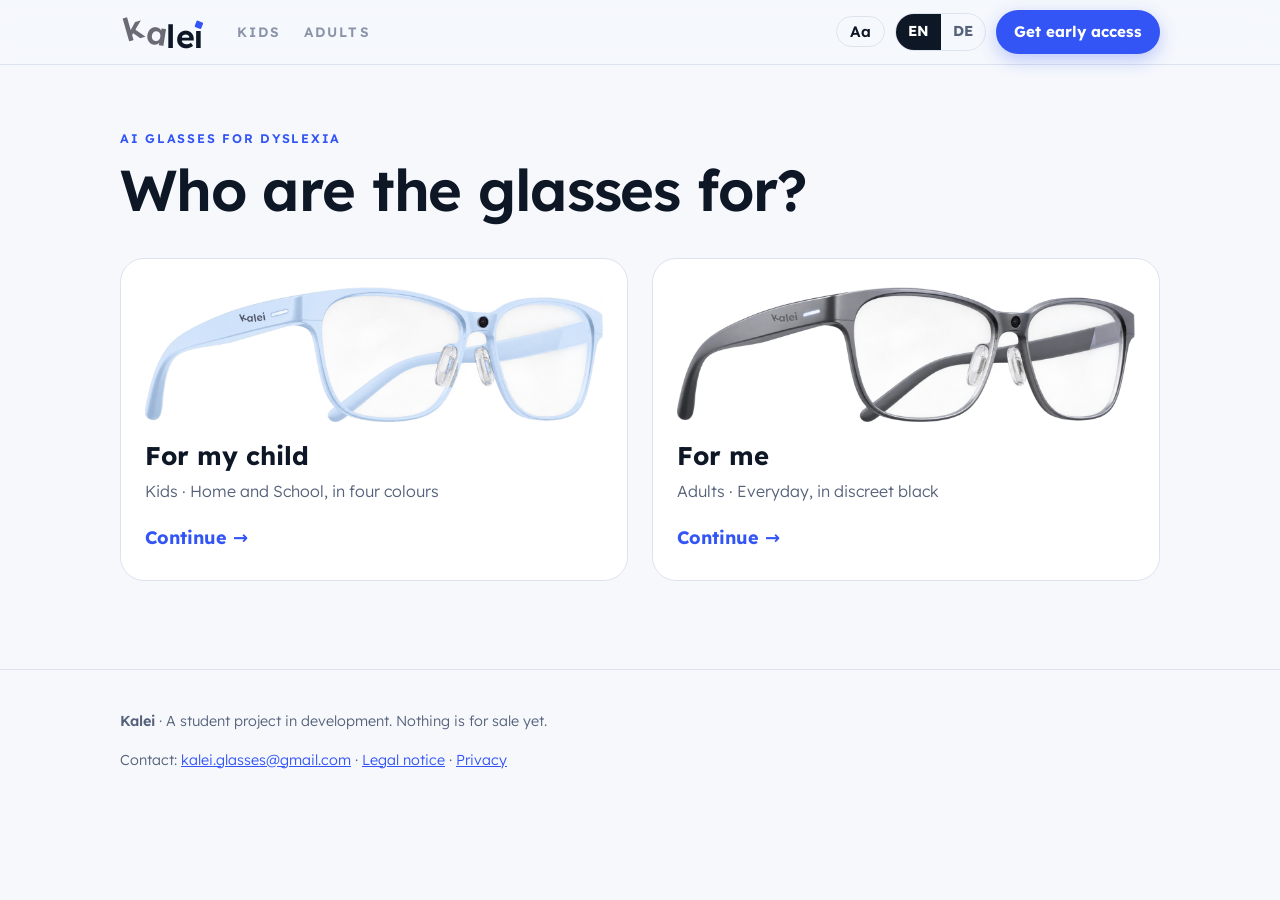
<file: index.html>
<!doctype html>
<html lang="en">
<head>
<meta charset="utf-8">
<meta name="viewport" content="width=device-width, initial-scale=1">
<title>Kalei AI Glasses</title>
<meta name="description" content="AI glasses that help children with dyslexia read and write with confidence. Sign up for early access.">
<link href="fonts/fonts.css" rel="stylesheet">
<style>
/* ===== CONFIG: change the name and the form here ===== */
:root{
  --font:"Lexend",system-ui,sans-serif;
  --bg:#F6F8FC; --surface:#FFFFFF; --ink:#0E1726; --muted:#55627A; --line:#DDE3EE;
  --accent:#3355F5; --accent-ink:#FFFFFF; --accent-soft:#E8EDFF; --teal:#0FA39A; --teal-soft:#E2F6F4;
  --radius:18px; --shadow:0 10px 30px rgba(20,35,80,.08);
}
*{box-sizing:border-box}
html{scroll-behavior:smooth}
body{margin:0;background:var(--bg);color:var(--ink);font:18px/1.65 var(--font);font-weight:300}
a{color:var(--accent)}
.wrap{max-width:1080px;margin:0 auto;padding:0 20px}
.mono{font-size:.78rem;font-weight:600;letter-spacing:.14em;text-transform:uppercase;color:var(--accent)}
h1,h2,h3,strong,b,.btn,label,summary,th{font-weight:600}
h1,h2,h3{line-height:1.15;margin:0 0 .5em}
h1{font-size:clamp(2.1rem,5.5vw,3.6rem);letter-spacing:-.02em}
h2{font-size:clamp(1.6rem,3.5vw,2.3rem)}
h3{font-size:1.2rem}
p{margin:0 0 1em}
.lead{font-size:1.2rem;color:var(--muted);max-width:36em}
section{padding:72px 0}
.btn{display:inline-block;border:0;border-radius:999px;padding:14px 26px;font:inherit;font-weight:700;cursor:pointer;text-decoration:none;transition:transform .15s,box-shadow .15s}
.btn-primary{background:var(--accent);color:var(--accent-ink);box-shadow:0 6px 18px rgba(51,85,245,.3)}
.btn-primary:hover{transform:translateY(-1px)}
.btn-ghost{color:var(--ink);background:transparent;border:1.5px solid var(--line)}
:focus-visible{outline:3px solid var(--teal);outline-offset:3px}

@font-face{font-family:"OpenDyslexic";src:url("fonts/OpenDyslexic-Regular.woff") format("woff");font-weight:300 500;font-display:swap}
@font-face{font-family:"OpenDyslexic";src:url("fonts/OpenDyslexic-Bold.woff") format("woff");font-weight:600 800;font-display:swap}
body.f-verdana{--font:Verdana,Geneva,sans-serif}
body.f-verdana,body.f-od{font-weight:400}
body.f-od{--font:"OpenDyslexic",Verdana,sans-serif;font-size:16.5px}
body.spaced{letter-spacing:.08em;word-spacing:.22em}
body.spaced h1,body.spaced h2{letter-spacing:.02em}
body.spaced .page,body.spaced .notebook,body.spaced .adapted{letter-spacing:normal;word-spacing:normal}
body.spaced .adapted{letter-spacing:.1em;word-spacing:.32em}
input,select,button{font-family:inherit}

/* font menu */
.fontsel{position:relative}
.fontbtn{border:1.5px solid var(--line);background:transparent;border-radius:999px;padding:5px 13px;font:600 .95rem var(--font);cursor:pointer;color:var(--ink)}
.fontbtn[aria-expanded="true"]{background:var(--ink);color:#fff;border-color:var(--ink)}
.fontmenu{position:absolute;right:0;top:calc(100% + 10px);width:290px;background:var(--surface);border:1px solid var(--line);border-radius:16px;box-shadow:0 18px 40px rgba(20,35,80,.16);padding:10px;display:none;z-index:20}
.fontmenu.open{display:block}
.fontmenu .mono{padding:6px 8px 4px}
.fopt{display:flex;flex-direction:column;align-items:flex-start;width:100%;text-align:left;border:0;background:transparent;border-radius:10px;padding:9px 10px;cursor:pointer;color:var(--ink)}
.fopt:hover{background:#F1F4FA}
.fopt[aria-checked="true"]{background:var(--accent-soft)}
.fopt .fn{font-size:1.05rem}
.fopt .fd{font:300 .8rem/1.4 var(--font);color:var(--muted);letter-spacing:normal;word-spacing:normal}
.fsep{border:0;border-top:1px dashed var(--line);margin:6px 4px}
.frow{display:flex;justify-content:space-between;align-items:center;padding:8px 10px 4px;gap:10px}
.frow label{margin:0;display:flex;gap:8px;align-items:center;font-size:.95rem;cursor:pointer}
.frow input{width:18px;height:18px;accent-color:var(--accent)}
.freset{border:0;background:transparent;color:var(--accent);font:600 .88rem var(--font);cursor:pointer;padding:4px}
@media (max-width:520px){.fontmenu{position:fixed;left:16px;right:16px;top:70px;width:auto}}

/* nav */
header{position:sticky;top:0;z-index:10;background:rgba(246,248,252,.9);backdrop-filter:blur(8px);border-bottom:1px solid var(--line)}
.nav{display:flex;align-items:center;justify-content:space-between;height:64px}
.logo{font-weight:700;font-size:1.15rem;display:flex;align-items:center;gap:22px;color:var(--ink);text-decoration:none}
.logo-svg{height:38px;width:auto;display:block}
.nav-right{display:flex;gap:10px;align-items:center}
.lang{display:flex;border:1.5px solid var(--line);border-radius:999px;overflow:hidden}
.lang button{border:0;background:transparent;font:inherit;font-size:.9rem;font-weight:700;padding:6px 12px;cursor:pointer;color:var(--muted)}
.lang button[aria-pressed="true"]{background:var(--ink);color:#fff}
.nav .btn{padding:9px 18px;font-size:.95rem}

/* hero */
.hero{padding:64px 0 56px}
.hero-grid{display:grid;grid-template-columns:1fr;gap:24px}
.hero-grid > div:first-child{max-width:760px}
.hero-cta{display:flex;flex-wrap:wrap;gap:12px;margin:28px 0 14px}
.note{font-size:.92rem;color:var(--muted)}
.lens-card{background:var(--surface);border:1px solid var(--line);border-radius:28px;box-shadow:var(--shadow);padding:28px}
.hud-line{display:flex;align-items:center;gap:10px;background:var(--accent-soft);border-radius:12px;padding:10px 14px;font-size:1rem}
.hud-line.teal{background:var(--teal-soft)}
.hud-line .mono{font-size:.7rem;min-width:74px}
.syll{letter-spacing:.12em;word-spacing:.3em;font-weight:700}
.fix s{color:#C0392B;text-decoration-thickness:2px}

.hero-img{margin:8px auto 0;max-width:980px;filter:drop-shadow(0 30px 40px rgba(20,35,80,.18))}
.hero-img img{width:100%;height:auto;display:block}

/* product parts */
.explorer{position:relative;max-width:1000px;margin:36px auto 28px}
.explorer img{width:100%;height:auto;display:block;filter:drop-shadow(0 26px 36px rgba(20,35,80,.16))}
.hot{position:absolute;transform:translate(-50%,-50%);width:34px;height:34px;border-radius:50%;border:0;background:var(--accent);color:#fff;font:600 .95rem var(--font);cursor:pointer;box-shadow:0 0 0 6px rgba(51,85,245,.18);transition:transform .15s,background .15s}
.hot::after{content:"";position:absolute;inset:-6px;border-radius:50%;border:2px solid var(--accent);opacity:.6;animation:pulse 2.2s infinite}
.hot:hover,.hot.on{transform:translate(-50%,-50%) scale(1.15);background:var(--ink)}
@keyframes pulse{0%{transform:scale(.8);opacity:.7}100%{transform:scale(1.6);opacity:0}}
@media (prefers-reduced-motion:reduce){.hot::after{animation:none}}
.parts{display:grid;grid-template-columns:repeat(3,1fr);gap:16px}
.part{background:var(--surface);border:1.5px solid var(--line);border-radius:16px;padding:18px 20px;cursor:pointer;transition:border-color .15s,box-shadow .15s}
.part.on{border-color:var(--accent);box-shadow:0 8px 24px rgba(51,85,245,.14)}
.part h3{display:flex;align-items:center;gap:10px;font-size:1.05rem;margin-bottom:.35em}
.part .n{width:26px;height:26px;flex:none;border-radius:50%;background:var(--accent-soft);color:var(--accent);display:grid;place-items:center;font-size:.85rem}
.part p{margin:0;font-size:.95rem;color:var(--muted)}
.pill{display:inline-block;font-size:.72rem;font-weight:600;background:var(--accent);color:#fff;border-radius:999px;padding:1px 9px;margin-left:4px;vertical-align:2px}

/* before / after demos */
.demos{display:grid;grid-template-columns:1fr 1fr;gap:24px;margin-top:32px}
.demo{background:var(--surface);border:1px solid var(--line);border-radius:var(--radius);padding:22px;box-shadow:var(--shadow);display:flex;flex-direction:column;gap:16px}
.demo-head{display:flex;justify-content:space-between;align-items:center;gap:12px;flex-wrap:wrap}
.demo-head h3{margin:0}
.switch{display:inline-flex;background:#EEF1F7;border-radius:999px;padding:4px;position:relative}
.switch button{position:relative;z-index:1;border:0;background:transparent;font:600 .88rem var(--font);padding:8px 14px;border-radius:999px;cursor:pointer;color:var(--muted);transition:color .2s}
.switch button[aria-pressed="true"]{color:#fff}
.switch .thumb{position:absolute;top:4px;bottom:4px;left:4px;border-radius:999px;background:var(--ink);transition:left .25s,width .25s}
.switch.on .thumb{background:var(--accent)}
.stage{position:relative;border-radius:14px;overflow:hidden;min-height:310px;background:#FFFDF7;border:1px solid var(--line)}
.page{background:#FFFDF7;padding:22px 24px;font:15px/1.38 Georgia,"Times New Roman",serif;color:#222;text-align:justify;transition:opacity .35s,filter .35s}
.notebook{background:#FFFEFB repeating-linear-gradient(transparent 0 35px,#CFE0F5 35px 36px);padding:22px 24px 30px 52px;font:600 30px/36px "Caveat",cursive;color:#2A3A6A;min-height:310px;position:relative;transition:opacity .35s}
.notebook::before{content:"";position:absolute;left:38px;top:0;bottom:0;width:2px;background:#F2B8B8}
.stage.on .page{opacity:.35;filter:blur(.6px)}
.hud{position:absolute;inset:auto 14px 14px 14px;background:rgba(240,244,255,.94);backdrop-filter:blur(6px);border:1.5px solid rgba(51,85,245,.45);border-radius:14px;padding:14px 16px;box-shadow:0 10px 30px rgba(51,85,245,.2);opacity:0;transform:translateY(10px);transition:opacity .35s,transform .35s;pointer-events:none}
.stage.on .hud{opacity:1;transform:none;pointer-events:auto}
.hud .mono{font-size:.68rem;display:flex;justify-content:space-between;margin-bottom:6px}
.adapted{font:19px/1.9 Verdana,Arial,sans-serif;letter-spacing:.1em;word-spacing:.32em;color:#0E1726}
.adapted .sy{color:var(--accent)}
.adapted mark{background:#FFE9A8;border-radius:4px;padding:0 3px}
.def{margin-top:8px;font-size:.88rem;color:var(--muted)}
.def b{color:var(--ink)}
.wrong{position:relative;transition:color .3s}
.stage.on .wrong{text-decoration:underline wavy #E07A1F 2px;text-underline-offset:6px;color:#B4530A}
.fixed{display:none;color:var(--teal)}
.stage.solved .wrong{display:none}
.stage.solved .fixed{display:inline}
.hud-actions{display:flex;gap:8px;margin-top:10px;flex-wrap:wrap}
.hud-actions button{border:1.5px solid var(--accent);background:#fff;color:var(--accent);font:600 .85rem var(--font);border-radius:999px;padding:6px 14px;cursor:pointer}
.hud-actions button.primary{background:var(--accent);color:#fff}
.hint{font-size:.98rem;color:var(--ink)}
.caption{margin:0;font-size:.95rem;color:var(--muted)}

/* steps */
.steps{display:grid;grid-template-columns:repeat(3,1fr);gap:20px;margin-top:32px}
.card{background:var(--surface);border:1px solid var(--line);border-radius:var(--radius);padding:26px;box-shadow:var(--shadow)}
.num{width:38px;height:38px;border-radius:50%;background:var(--accent-soft);color:var(--accent);display:grid;place-items:center;font-weight:700;margin-bottom:14px}

/* proof */
.proof{background:var(--surface);border-top:1px solid var(--line);border-bottom:1px solid var(--line)}
.proof-grid{display:grid;grid-template-columns:repeat(3,1fr);gap:28px;margin-top:28px}
.proof-item{border-left:3px solid var(--teal);padding-left:16px}
.small{font-size:.9rem;color:var(--muted)}

/* versions */
.versions{display:grid;grid-template-columns:1fr 1fr;gap:20px;margin:32px 0 26px}
.vcard{background:var(--surface);border:1.5px solid var(--line);border-radius:var(--radius);padding:28px;box-shadow:var(--shadow);display:flex;flex-direction:column}
.vcard.school{border-color:var(--accent)}
.tag{display:inline-block;align-self:flex-start;background:var(--accent);color:#fff;border-radius:999px;font-size:.8rem;font-weight:700;padding:3px 12px;margin-bottom:12px}
.vcard .btn{margin-top:auto;align-self:flex-start}
.vcard ul{padding-left:1.1em;margin:0 0 22px}
.table-wrap{overflow-x:auto;background:var(--surface);border:1px solid var(--line);border-radius:var(--radius)}
table{border-collapse:collapse;width:100%}
th,td{padding:14px 18px;text-align:left;border-bottom:1px solid var(--line);vertical-align:top}
thead th{font-size:1rem;background:#FAFBFE}
td.c{text-align:center;width:22%}
tbody tr:last-child td{border-bottom:0}
.yes{color:var(--teal);font-weight:700}
.no{color:#A0A9B8}

/* kids / adults */
.tabs{display:flex;justify-content:center;gap:34px;border-bottom:1px solid var(--line);margin:28px 0 28px}
.tabs button{border:0;background:none;font:600 1rem var(--font);letter-spacing:.18em;text-transform:uppercase;padding:12px 4px;color:#8A94A8;cursor:pointer;border-bottom:2.5px solid transparent;margin-bottom:-1px}
.tabs button[aria-selected="true"]{color:var(--ink);border-color:var(--ink)}
.tabpanel{display:none}.tabpanel.on{display:block}
/* kids / adults segments */
body.seg-kids [data-seg="adults"],body.seg-adults [data-seg="kids"]{display:none!important}
body:not(.seg-kids):not(.seg-adults) main>section:not(#gate){display:none}
body.seg-kids #gate,body.seg-adults #gate{display:none}
.nav-left{display:flex;align-items:center;gap:28px}
.seg{display:flex;gap:18px}
.seg button{border:0;background:none;font:600 .85rem var(--font);letter-spacing:.16em;text-transform:uppercase;padding:8px 2px;color:#8A94A8;cursor:pointer;border-bottom:2px solid transparent}
.seg button[aria-pressed="true"]{color:var(--ink);border-color:var(--ink)}
#gate{padding:64px 0 88px}
#gate h1{margin:6px 0 0}
.gate-grid{display:grid;grid-template-columns:repeat(2,minmax(0,1fr));gap:24px;margin-top:36px}
.gcard{min-width:0;display:flex;flex-direction:column;gap:8px;text-align:left;padding:28px 24px;border:1.5px solid var(--line);border-radius:24px;background:var(--surface);cursor:pointer;font:inherit;color:var(--ink);transition:border-color .2s,transform .2s}
.gcard:hover,.gcard:focus-visible{border-color:var(--accent);transform:translateY(-2px)}
.gcard img{width:100%;height:auto;margin-bottom:10px}
.gcard .gt{font-weight:700;font-size:1.6rem;line-height:1.2}
.gcard .gs{color:var(--muted);font-size:1rem;font-weight:300}
.gcard .go{margin-top:10px;color:var(--accent);font-weight:700}
.prod{display:grid;grid-template-columns:1.3fr .7fr;gap:36px;align-items:center;background:var(--surface);border:1px solid var(--line);border-radius:28px;padding:30px;box-shadow:var(--shadow);margin-bottom:26px}
.stagebg{position:relative;border-radius:22px;padding:18px;background:linear-gradient(135deg,#EEF2FF,#FDF2F8 55%,#FFF8E1);overflow:hidden}
.stagebg::before{content:"";position:absolute;left:18%;top:18%;width:48%;height:64%;border-radius:50%;background:radial-gradient(circle,#C9D6FF 0,#C9D6FF 38%,transparent 70%)}
.stagebg img{position:relative;width:100%;height:auto;display:block}
.sw-label{font-weight:600;font-size:.95rem;margin:16px 0 8px}
.sw-label span{font-weight:300;color:var(--muted)}
.swatches{display:flex;gap:12px}
.swatches button{width:38px;height:38px;border-radius:50%;border:3px solid #fff;box-shadow:0 0 0 1.5px #C9D1DF;cursor:pointer;padding:0}
.swatches button[aria-pressed="true"]{box-shadow:0 0 0 2.5px var(--ink)}
.sw-clear{opacity:.75;background-image:linear-gradient(135deg,rgba(255,255,255,.65) 0 35%,transparent 36%)!important}
.prod ul{padding-left:1.1em;margin:12px 0 20px}

/* privacy */
.priv-grid{display:grid;grid-template-columns:repeat(3,1fr);gap:20px;margin-top:28px}

/* form */
.signup{background:var(--ink);color:#fff;border-radius:32px;padding:48px;display:grid;grid-template-columns:.9fr 1.1fr;gap:40px}
.signup .lead{color:#C4CCDB}
.signup .mono{color:#8FA6FF}
form{display:grid;gap:14px}
label{font-weight:700;font-size:.95rem;display:block;margin-bottom:6px}
.opt{font-weight:400;color:#AEB8CA}
input[type=email],input[type=text],select{width:100%;padding:13px 14px;border-radius:12px;border:1.5px solid #3A4660;background:#18233A;color:#fff;font:inherit}
input::placeholder{color:#7D89A0}
.row{display:grid;grid-template-columns:1fr 1fr;gap:14px}
.check{display:flex;gap:10px;align-items:flex-start;font-weight:400;font-size:.95rem;color:#DCE2EC}
.check input{margin-top:5px;width:18px;height:18px;flex:none;accent-color:var(--teal)}
.choice{display:flex;gap:8px;flex-wrap:wrap}
.choice label{margin:0;font-weight:400;border:1.5px solid #3A4660;border-radius:999px;padding:8px 16px;cursor:pointer}
.choice input{position:absolute;opacity:0;pointer-events:none}
.choice input:checked+span{color:#fff}
.choice label:has(input:checked){background:var(--accent);border-color:var(--accent)}
.choice label:has(input:focus-visible){outline:3px solid var(--teal);outline-offset:2px}
.signup .btn-primary{justify-self:start}
.msg{padding:14px 16px;border-radius:12px;display:none}
.msg.ok{display:block;background:var(--teal-soft);color:#064E49}
.msg.err{display:block;background:#FDECEA;color:#8A1F14}
.legal{font-size:.82rem;color:#9AA6BB}
.signup .legal a{color:#C9D3FF}

/* faq */
details{background:var(--surface);border:1px solid var(--line);border-radius:14px;padding:18px 22px;margin-bottom:12px}
summary{font-weight:700;cursor:pointer}
details p{margin:12px 0 0;color:var(--muted)}
footer{padding:40px 0 60px;color:var(--muted);font-size:.9rem;border-top:1px solid var(--line)}

@media (max-width:860px){
  .hero-grid,.signup{grid-template-columns:1fr}
  .steps,.proof-grid,.priv-grid,.versions,.demos,.parts,.prod{grid-template-columns:1fr}
  .prod{padding:20px 16px}
  .tabs{gap:20px}
  .gate-grid{grid-template-columns:minmax(0,1fr)}
  .hot{width:28px;height:28px;font-size:.8rem}
  .signup{padding:30px 20px;border-radius:24px}
  section{padding:52px 0}
}
@media (max-width:520px){
  .wrap{padding:0 16px}
  .row{grid-template-columns:1fr}
  .nav .btn{display:none}
  .nav{flex-wrap:wrap;height:auto;padding-top:10px;padding-bottom:10px;row-gap:4px}
  .nav-left{gap:16px}
  .seg{gap:12px}
  .seg button{font-size:.78rem;letter-spacing:.12em}
  body{font-size:17px}
  th,td{padding:12px 10px;font-size:.92rem}
}

/* product parts: on computers one panel with arrows and numbers */
.parts{display:block!important;max-width:620px;margin:0 auto}
.part{display:none;cursor:default}
.part.on{display:block;border-color:var(--accent);box-shadow:0 8px 24px rgba(51,85,245,.14)}
.part h3{font-size:1.2rem}
.part p{font-size:1.02rem}
.pnav{display:flex;align-items:center;justify-content:center;gap:8px;margin-top:16px}
.pnav button{width:44px;height:44px;border-radius:50%;border:1.5px solid var(--line);background:var(--surface);color:var(--ink);font:600 1rem var(--font);cursor:pointer}
.pnav button.on{background:var(--accent);border-color:var(--accent);color:#fff}
.pnav .arr{font-size:1.2rem}
@media (max-width:860px){.pnav{gap:5px}.pnav button{width:38px;height:38px;font-size:.9rem}}

/* product parts: on phones a list that opens one part at a time */
.only-mob{display:none}
@keyframes invite{0%,100%{box-shadow:0 0 0 0 rgba(51,85,245,.45)}50%{box-shadow:0 0 0 8px rgba(51,85,245,0)}}
.invite{animation:invite 1.3s ease-in-out 3}
@media (max-width:860px){.only-desk{display:none}.only-mob{display:inline}}
@media (max-width:860px){
 .pnav{display:none}
 .explorer .hot{pointer-events:none;width:24px;height:24px;font-size:.72rem}
 .explorer .hot::after{display:none}
 .parts{border:1.5px solid var(--line);border-radius:16px;overflow:hidden;background:var(--surface)}
 .part{display:block;border:0;border-radius:0;box-shadow:none!important;border-top:1px solid var(--line);padding:0;cursor:pointer}
 .part:first-child{border-top:0}
 .part h3{margin:0;padding:16px 18px;font-size:1.05rem;position:relative}
 .part h3::after{content:"+";position:absolute;right:18px;font-size:1.4rem;color:var(--muted);font-weight:400}
 .part.on h3::after{content:"2";color:var(--accent)}
 .part p{display:none;padding:0 18px 16px 54px}
 .part.on{background:var(--accent-soft)}
 .part.on p{display:block;color:var(--ink)}
}
</style>
</head>
<body>

<header>
  <div class="wrap nav">
    <div class="nav-left"><a class="logo" href="#top" aria-label="Kalei, home"><svg class="logo-svg" viewBox="-14 0 325 142" role="img" aria-label="Kalei"><g style="font-family:Lexend,sans-serif;font-weight:600;font-size:120px"><text x="0.0" y="100.0" transform="rotate(-16 36.5 55.5)" fill="#6B6B76">k</text><text x="85.0" y="120.4" transform="rotate(9 124.0 88.4)" fill="#6B6B76">a</text><text x="159.4" y="130.0" style="fill:var(--ink)">l</text><text x="194.4" y="130.0" style="fill:var(--ink)">e</text><text x="264.4" y="130.0" style="fill:var(--ink)">&#305;</text></g><rect x="267.9" y="31" width="26" height="26" rx="4.5" style="fill:var(--accent)" transform="rotate(22 280.9 44)"/></svg></a><div class="seg" role="group" aria-label="Kids or adults"><button type="button" data-seg-btn="kids" aria-pressed="false" data-i18n="tab.kids">Kids</button><button type="button" data-seg-btn="adults" aria-pressed="false" data-i18n="tab.adults">Adults</button></div></div>
    <div class="nav-right">
      <div class="fontsel">
        <button type="button" class="fontbtn" id="fontbtn" aria-haspopup="true" aria-expanded="false" aria-controls="fontmenu" aria-label="Font">Aa</button>
        <div class="fontmenu" id="fontmenu">
          <div class="mono" data-i18n="font.title">Choose the font</div>
          <button type="button" class="fopt" role="menuitemradio" data-font="lexend" aria-checked="true"><span class="fn" style="font-family:Lexend">Lexend</span><span class="fd" data-i18n="font.lexend">Default</span></button>
          <button type="button" class="fopt" role="menuitemradio" data-font="verdana" aria-checked="false"><span class="fn" style="font-family:Verdana">Verdana</span><span class="fd" data-i18n="font.verdana">One of the fonts studies found easier to read with dyslexia</span></button>
          <hr class="fsep">
          <button type="button" class="fopt" role="menuitemradio" data-font="od" aria-checked="false"><span class="fn" style="font-family:OpenDyslexic">OpenDyslexic</span><span class="fd" data-i18n="font.od">Popular, but studies haven't found it improves reading. Some children just prefer it.</span></button>
          <hr class="fsep">
          <div class="frow">
            <label><input type="checkbox" id="spacing"><span data-i18n="font.spacing">Extra spacing</span></label>
            <button type="button" class="freset" id="freset" data-i18n="font.reset">Reset</button>
          </div>
        </div>
      </div>
      <div class="lang" role="group" aria-label="Language">
        <button type="button" data-lang="en" aria-pressed="true">EN</button>
        <button type="button" data-lang="de" aria-pressed="false">DE</button>
      </div>
      <a class="btn btn-primary" href="#signup" data-i18n="nav.cta">Get early access</a>
    </div>
  </div>
</header>

<main id="top">

<!-- GATE: choose kids or adults -->
<section id="gate">
  <div class="wrap">
    <div class="mono" data-i18n="gate.eyebrow">AI glasses for dyslexia</div>
    <h1 data-i18n="gate.title">Who are the glasses for?</h1>
    <div class="gate-grid">
      <button type="button" class="gcard" data-seg-btn="kids">
        <img src="img/glasses-blue-clear.webp" width="1400" height="412" alt="">
        <span class="gt" data-i18n="gate.kids">For my child</span>
        <span class="gs" data-i18n="gate.kidsSub">Kids · Home and School, in four colours</span>
        <span class="go" data-i18n="gate.go">Continue →</span>
      </button>
      <button type="button" class="gcard" data-seg-btn="adults">
        <img src="img/glasses.webp" width="1400" height="412" alt="">
        <span class="gt" data-i18n="gate.adults">For me</span>
        <span class="gs" data-i18n="gate.adultsSub">Adults · Everyday, in discreet black</span>
        <span class="go" data-i18n="gate.go">Continue →</span>
      </button>
    </div>
  </div>
</section>

<!-- HERO -->
<section class="hero">
  <div class="wrap hero-grid">
    <div>
      <div class="mono" data-i18n="hero.eyebrow">AI glasses for children with dyslexia</div>
      <h1 data-i18n="hero.title">Reading aloud shouldn't be scary.</h1>
      <p class="lead" data-i18n="hero.lead">Smart glasses that adapt text to the way your child reads, spot spelling mistakes while they write, and turn those mistakes into five minutes of practice a day.</p>
      <div class="hero-cta">
        <a class="btn btn-primary" href="#signup" data-i18n="hero.cta">Get early access</a>
        <a class="btn btn-ghost" href="#versions" data-i18n="hero.cta2">Compare Home and School</a>
      </div>
      <p class="note" data-i18n="hero.note">In development. Signing up is free and you only get news about the product.</p>
    </div>
    <picture class="hero-img">
      <source srcset="img/glasses.webp" type="image/webp">
      <img src="img/glasses.png" width="1400" height="412" alt="" data-i18n-alt="img.alt">
    </picture>
  </div>
</section>

<!-- HOW IT WORKS -->
<section id="how">
  <div class="wrap">
    <div class="mono" data-i18n="how.eyebrow">How it works</div>
    <h2 data-i18n="how.title">Three steps, no extra effort</h2>
    <div class="steps">
      <div class="card">
        <div class="num">1</div>
        <h3 data-i18n="how.s1t">It sees the page</h3>
        <p data-i18n="how.s1">A small camera in the frame recognises whether your child is reading or writing.</p>
      </div>
      <div class="card">
        <div class="num">2</div>
        <h3 data-i18n="how.s2t">It adapts to your child</h3>
        <p data-i18n="how.s2">The text appears in the lens in a font that research found easier with dyslexia, with extra spacing and long words split into syllables. It can also read it aloud and explain any word.</p>
      </div>
      <div class="card">
        <div class="num">3</div>
        <h3 data-i18n="how.s3t">It helps them learn</h3>
        <p data-i18n="how.s3">When they write, it marks a mistake and lets them try again before showing the answer. The app turns their own mistakes into short flashcards and quizzes.</p>
      </div>
    </div>
  </div>
</section>

<!-- PRODUCT -->
<section id="product" class="proof">
  <div class="wrap">
    <div class="mono" data-i18n="prod.eyebrow">Inside the glasses</div>
    <h2 data-i18n="prod.title">Everything they need, nothing they don't</h2>
    <p class="lead"><span class="only-desk" data-i18n="prod.lead">Tap a number to see what each part does.</span><span class="only-mob" data-i18n="prod.leadM">Tap a part to see what it does.</span></p>
    <div class="explorer">
      <picture><source srcset="img/glasses.webp" type="image/webp"><img src="img/glasses.png" width="1400" height="412" alt="" data-i18n-alt="img.alt"></picture>
      <button class="hot" data-part="1" style="left:73.7%;top:26%" aria-label="1">1</button>
      <button class="hot" data-seg="kids" data-part="2" style="left:29.2%;top:18%" aria-label="2">2</button>
      <button class="hot" data-part="3" style="left:87%;top:52%" aria-label="3">3</button>
      <button class="hot" data-part="4" style="left:16%;top:33%" aria-label="4">4</button>
      <button class="hot" data-part="5" style="left:5%;top:60%" aria-label="5">5</button>
      <button class="hot" data-part="6" style="left:52%;top:58%" aria-label="6">6</button>
    </div>
    <div class="parts">
      <div class="part" data-part="1"><h3><span class="n">1</span><span data-i18n="p1t">Camera</span></h3><p data-i18n="p1">In the bridge, between the eyes. It looks at the page your child is reading or writing. Images are analysed and deleted, never stored.</p></div>
      <div class="part" data-seg="kids" data-part="2"><h3><span class="n">2</span><span><span data-i18n="p2t">Exam light</span><span class="pill" data-i18n="ver.school">School</span></span></h3><p data-i18n="p2">A small light on the outside of the arm. It turns on during exams, so the teacher can see at a glance that corrections are off. Your child doesn't see it.</p></div>
      <div class="part" data-part="3"><h3><span class="n">3</span><span data-i18n="p3t">Display in the lens</span></h3><p data-i18n="p3">A tiny transparent display shows the adapted text and hints. Only your child can see it, and the lens stays clear.</p></div>
      <div class="part" data-part="4"><h3><span class="n">4</span><span data-i18n="p4t">Battery and chip</span></h3><p data-i18n="p4">Hidden inside the arms, so the front stays slim. Home lasts for homework sessions; School is built for a full school day.</p></div>
      <div class="part" data-part="5"><h3><span class="n">5</span><span data-i18n="p5t">Speaker near the ear</span></h3><p data-i18n="p5">Reads words and sentences aloud, quietly, only for your child.</p></div>
      <div class="part" data-part="6"><h3><span class="n">6</span><span data-i18n="p6t">Clear lenses</span></h3><p data-i18n="p6">They look like normal glasses. Prescription lenses are planned through opticians.</p></div>
    </div>
    <div class="pnav"><button class="arr" data-step="-1" aria-label="Previous">&larr;</button><button class="pn" data-part="1">1</button><button class="pn" data-part="2" data-seg="kids">2</button><button class="pn" data-part="3">3</button><button class="pn" data-part="4">4</button><button class="pn" data-part="5">5</button><button class="pn" data-part="6">6</button><button class="arr" data-step="1" aria-label="Next">&rarr;</button></div>
  </div>
</section>

<!-- DEMOS -->
<section id="features">
  <div class="wrap">
    <div class="mono" data-i18n="demo.eyebrow">See the difference</div>
    <h2 data-i18n="demo.title">Switch the glasses on</h2>
    <p class="lead" data-i18n="demo.lead">This is what your child sees with and without them.</p>
    <div class="demos">

      <div class="demo" data-demo="read">
        <div class="demo-head">
          <h3 data-i18n="demo.readT">Reading</h3>
          <div class="switch" role="group"><span class="thumb"></span>
            <button type="button" data-v="off" aria-pressed="true" data-i18n="demo.off">Without glasses</button>
            <button type="button" data-v="on" aria-pressed="false" data-i18n="demo.on">With glasses</button>
          </div>
        </div>
        <div class="stage">
          <div class="page" data-i18n="demo.page">The little fox lived at the edge of an enormous forest. Every morning she explored the mysterious paths between the trees, looking for something new. One day she discovered a hidden river that nobody in the village had ever seen.</div>
          <div class="hud">
            <div class="mono"><span data-i18n="hud.read">Reading</span><span data-i18n="demo.aloud">Read aloud ▸</span></div>
            <div class="adapted" data-i18n-html="demo.adapted">The little fox lived at the edge of an <mark>e<span class="sy">·</span>nor<span class="sy">·</span>mous</mark> forest.</div>
            <div class="def" data-i18n-html="demo.def"><b>enormous:</b> very, very big</div>
          </div>
        </div>
        <p class="caption" data-i18n="demo.readC">A font that research found easier with dyslexia, more space between letters and words, long words split into syllables, and a dictionary for any word.</p>
      </div>

      <div class="demo" data-demo="spell">
        <div class="demo-head">
          <h3 data-i18n="demo.spellT">Spelling</h3>
          <div class="switch" role="group"><span class="thumb"></span>
            <button type="button" data-v="off" aria-pressed="true" data-i18n="demo.off">Without glasses</button>
            <button type="button" data-v="on" aria-pressed="false" data-i18n="demo.on">With glasses</button>
          </div>
        </div>
        <div class="stage">
          <div class="notebook" data-i18n-html="demo.note">I like the park <span class="wrong">becaus</span><span class="fixed">because</span> it is big and green.</div>
          <div class="hud">
            <div class="mono"><span data-i18n="hud.write">Writing</span><span>1 / 1</span></div>
            <div class="hint" data-i18n="demo.hint">Check this word again. Can you find what's missing?</div>
            <div class="hud-actions">
              <button type="button" class="primary" data-act="answer" data-i18n="demo.answer">Show answer</button>
              <button type="button" data-act="reset" data-i18n="demo.reset">Try again</button>
            </div>
          </div>
        </div>
        <p class="caption" data-i18n="demo.spellC">First a hint, then the answer, so your child learns the word instead of just copying it. The mistake goes to the app for practice later.</p>
      </div>

    </div>
  </div>
</section>

<!-- PROOF -->
<section class="proof">
  <div class="wrap">
    <div class="mono" data-i18n="proof.eyebrow">Built on what already works</div>
    <h2 data-i18n="proof.title">No science fiction</h2>
    <p class="lead" data-i18n="proof.lead">Every part of these glasses already exists today. What is new is putting them together for children with dyslexia.</p>
    <div class="proof-grid">
      <div class="proof-item">
        <h3 data-i18n="proof.p1t">Glasses that read</h3>
        <p data-i18n="proof.p1">AI glasses for blind people already read printed and handwritten text aloud.</p>
      </div>
      <div class="proof-item">
        <h3 data-i18n="proof.p2t">A screen in the lens</h3>
        <p data-i18n="proof.p2">Display glasses on sale today show text inside the lens and last around six hours of mixed use.</p>
      </div>
      <div class="proof-item">
        <h3 data-i18n="proof.p3t">Backed by research</h3>
        <p data-i18n="proof.p3">Font choice (Rello and Baeza-Yates, 2013) and extra letter spacing (Zorzi et al., 2012) helped readers with dyslexia make fewer mistakes.</p>
      </div>
    </div>
    <p class="small" data-i18n="proof.honest">To be honest: these studies are small, so the results are promising, not final. That is why we will test with real families before promising anything.</p>
  </div>
</section>

<!-- VERSIONS -->
<section id="versions">
  <div class="wrap">
    <div class="mono" data-i18n="ver.eyebrow">Kids and adults</div>
    <h2 data-i18n="ver.title2">Choose yours</h2>

    <div class="tabpanel on" id="tab-kids" data-seg="kids">
    <div class="prod">
      <div class="stagebg"><img id="kidsimg" src="img/glasses.webp" width="1400" height="412" alt="" data-i18n-alt="img.alt"></div>
      <div>
        <div class="mono" data-i18n="kids.eyebrow">For children</div>
        <h3 style="font-size:1.6rem" data-i18n="kids.title">Their glasses, their colour</h3>
        <p data-i18n="kids.lead" style="color:var(--muted)">Discreet black, or a clear colour they choose. The same technology inside.</p>
        <div class="sw-label"><span data-i18n="kids.colour">Colour</span>: <span id="cname" data-i18n="c.black">Black</span></div>
        <div class="swatches">
          <button type="button" aria-pressed="true" data-img="glasses" data-name="c.black" style="background:#3B414D" aria-label="Black"></button>
          <button type="button" aria-pressed="false" data-img="glasses-blue-clear" data-name="c.blue" class="sw-clear" style="background-color:#5096F0" aria-label="Clear blue"></button>
          <button type="button" aria-pressed="false" data-img="glasses-pink-clear" data-name="c.pink" class="sw-clear" style="background-color:#F069A5" aria-label="Clear pink"></button>
          <button type="button" aria-pressed="false" data-img="glasses-yellow-clear" data-name="c.yellow" class="sw-clear" style="background-color:#F5BE14" aria-label="Clear yellow"></button>
        </div>
        <p class="small" style="margin-top:12px" data-i18n="kids.both">Every colour comes in Home and School.</p>
      </div>
    </div>
    <div class="versions">
      <div class="vcard">
        <h3 data-i18n="ver.home">Home</h3>
        <p data-i18n="ver.homeDesc">For homework and reading at home, with you nearby.</p>
        <ul>
          <li data-i18n="ver.home1">All reading and writing help</li>
          <li data-i18n="ver.home2">Practice app with progress for parents</li>
          <li data-i18n="ver.home3">Light, everyday frame</li>
        </ul>
        <a class="btn btn-ghost" href="#signup" data-pick="home" data-i18n="ver.pickHome">I'm interested in Home</a>
      </div>
      <div class="vcard school">
        <span class="tag" data-i18n="ver.tag">For the classroom</span>
        <h3 data-i18n="ver.school">School</h3>
        <p data-i18n="ver.schoolDesc">Everything in Home, built to last a full school day and keep the teacher in control.</p>
        <ul>
          <li data-i18n="ver.school1">Exam mode that only the teacher can unlock</li>
          <li data-i18n="ver.school2">Battery for the whole school day</li>
          <li data-i18n="ver.school3">Reinforced frame for the playground</li>
        </ul>
        <a class="btn btn-primary" href="#signup" data-pick="school" data-i18n="ver.pickSchool">I'm interested in School</a>
      </div>
    </div>

    <div class="table-wrap">
      <table>
        <thead><tr><th data-i18n="t.feature">Feature</th><th class="c" data-i18n="ver.home">Home</th><th class="c" data-i18n="ver.school">School</th></tr></thead>
        <tbody>
          <tr><td data-i18n="t.r1">Reading aids: font, spacing, syllables</td><td class="c yes">✓</td><td class="c yes">✓</td></tr>
          <tr><td data-i18n="t.r2">Reads aloud and explains words</td><td class="c yes">✓</td><td class="c yes">✓</td></tr>
          <tr><td data-i18n="t.r3">Spelling help while writing</td><td class="c yes">✓</td><td class="c yes">✓</td></tr>
          <tr><td data-i18n="t.r4">Practice app: flashcards and quizzes</td><td class="c yes">✓</td><td class="c yes">✓</td></tr>
          <tr><td data-i18n="t.r5">Progress for parents</td><td class="c yes">✓</td><td class="c yes">✓</td></tr>
          <tr><td data-i18n="t.r6">Exam mode: corrections off, unlocked only by the teacher</td><td class="c no">–</td><td class="c yes">✓</td></tr>
          <tr><td data-i18n="t.r7">Teacher view on phone or tablet</td><td class="c no">–</td><td class="c yes">✓</td></tr>
          <tr><td data-i18n="t.r8">Battery</td><td class="c" data-i18n="t.r8h">Homework sessions</td><td class="c" data-i18n="t.r8s">Full school day</td></tr>
          <tr><td data-i18n="t.r9">Frame</td><td class="c" data-i18n="t.r9h">Light</td><td class="c" data-i18n="t.r9s">Reinforced</td></tr>
        </tbody>
      </table>
    </div>
    <p class="small" style="margin-top:14px" data-i18n="ver.foot">These are the goals for the first version, based on smart glasses that exist today. They may change as we test.</p>
    </div>

    <div class="tabpanel on" id="tab-adults" data-seg="adults">
    <div class="prod">
      <div class="stagebg"><img src="img/glasses.webp" width="1400" height="412" alt="" data-i18n-alt="img.alt" loading="lazy"></div>
      <div>
        <div class="mono" data-i18n="ad.eyebrow">For adults</div>
        <h3 style="font-size:1.6rem">Everyday</h3>
        <p style="color:var(--muted)" data-i18n="ad.lead">Dyslexia doesn't end at school. For reading and writing at work, at university or at home.</p>
        <ul>
          <li data-i18n="ad.f1">All reading and writing help</li>
          <li data-i18n="ad.f2">Practice app with your own progress</li>
          <li data-i18n="ad.f3">Discreet black frame</li>
        </ul>
        <a class="btn btn-primary" href="#signup" data-pick="everyday" data-i18n="ad.pick">I'm interested in Everyday</a>
      </div>
    </div>
    </div>
  </div>
</section>

<!-- PRIVACY -->
<section class="proof">
  <div class="wrap">
    <div class="mono" data-i18n="priv.eyebrow">Safety and privacy</div>
    <h2 data-i18n="priv.title">Designed for children, first</h2>
    <div class="priv-grid">
      <div class="proof-item">
        <h3 data-i18n="priv.p1t">No video is stored</h3>
        <p data-i18n="priv.p1">The camera only looks at the page. The image is analysed and deleted straight away. It is never saved or shared.</p>
      </div>
      <div class="proof-item">
        <h3 data-i18n="priv.p2t">Minimal data</h3>
        <p data-i18n="priv.p2">We only keep what helps your child learn, like the words they find hard. You can delete it at any time.</p>
      </div>
      <div class="proof-item">
        <h3 data-i18n="priv.p3t">They look like normal glasses</h3>
        <p data-i18n="priv.p3">A sleek design, nothing that makes your child stand out in class.</p>
      </div>
    </div>
  </div>
</section>

<!-- SIGNUP -->
<section id="signup">
  <div class="wrap">
    <div class="signup">
      <div>
        <div class="mono" data-i18n="f.eyebrow">Early access</div>
        <h2 data-i18n="f.title">Be the first to know</h2>
        <p class="lead" data-i18n="f.lead">Leave your email and we'll send you more information. If you want, we'll also let you know as soon as early access opens.</p>
        <p class="legal" data-i18n="f.who">We are a student team from LEINN at Mondragon University, based in Berlin.</p>
      </div>
      <form id="form" novalidate>
        <div>
          <label for="email" data-i18n="f.email">Email</label>
          <input id="email" name="email" type="email" required autocomplete="email" placeholder="name@example.com">
        </div>
        <div class="row">
          <div>
            <label for="name"><span data-i18n="f.name">Your name</span> <span class="opt" data-i18n="f.optional">(optional)</span></label>
            <input id="name" name="name" type="text" autocomplete="given-name">
          </div>
          <div>
            <label for="country" data-i18n="f.country">Country</label>
            <input id="country" name="country" type="text" autocomplete="country-name">
          </div>
        </div>
        <div data-seg="kids">
          <label id="vlabel" data-i18n="f.version">Which version interests you?</label>
          <div class="choice" role="radiogroup" aria-labelledby="vlabel">
            <label data-seg="kids"><input type="radio" name="version" value="Home"><span data-i18n="ver.home">Home</span></label>
            <label data-seg="kids"><input type="radio" name="version" value="School"><span data-i18n="ver.school">School</span></label>
            <label data-seg="kids"><input type="radio" name="version" value="Both" checked><span data-i18n="f.both">Both</span></label>
            <label data-seg="adults"><input type="radio" name="version" value="Everyday (adult)"><span data-i18n="f.adult">Everyday (adult)</span></label>
          </div>
        </div>
        <div data-seg="kids">
          <label for="age" data-i18n="f.age">Your child's age</label>
          <select id="age" name="age">
            <option value="" data-i18n="f.ageNone">Choose</option>
            <option value="5-7">5–7</option>
            <option value="8-10">8–10</option>
            <option value="11-13">11–13</option>
            <option value="14+">14+</option>
            <option value="No child" data-i18n="f.ageOther">I don't have a child with dyslexia</option>
          </select>
        </div>
        <label class="check"><input type="checkbox" name="early" id="early" checked><span data-i18n="f.early">Yes, email me when early access opens.</span></label>
        <label class="check"><input type="checkbox" name="consent" id="consent" required><span data-i18n="f.consent">I agree that my data is used only to send me information about this product. I can unsubscribe at any time.</span></label>
        <p class="legal"><a href="legal.html#privacy" target="_blank" rel="noopener" data-i18n="f.privacyLink">Read the privacy notice</a></p>
        <div class="msg" id="msg" role="status" aria-live="polite"></div>
        <button class="btn btn-primary" type="submit" data-i18n="f.submit">Sign up</button>
      </form>
    </div>
  </div>
</section>

<!-- FAQ -->
<section id="faq">
  <div class="wrap">
    <div class="mono">FAQ</div>
    <h2 data-i18n="faq.title">Questions parents ask</h2>
    <details><summary data-i18n="faq.q1">Do they cure dyslexia?</summary><p data-i18n="faq.a1">No. Dyslexia does not go away. The goal is that your child reads with less effort, makes fewer mistakes and, over time, needs the glasses less.</p></details>
    <details><summary data-i18n="faq.q2">My child already wears glasses.</summary><p data-i18n="faq.a2">We plan to offer prescription lenses through opticians.</p></details>
    <details><summary data-i18n="faq.q3">Will the school allow them?</summary><p data-i18n="faq.a3">We are talking to schools to present them as a learning support. The School version has exam mode, so the teacher stays in control during tests.</p></details>
    <details><summary data-i18n="faq.q4">When will they be available?</summary><p data-i18n="faq.a4">We are building the first prototype now. Sign up and you will be among the first to hear.</p></details>
    <details><summary data-i18n="faq.q5">How much will they cost?</summary><p data-i18n="faq.a5">We haven't set a price yet. Sign up and you'll hear it first.</p></details>
  </div>
</section>

</main>

<footer>
  <div class="wrap">
    <p><strong class="brand">Kalei</strong> · <span data-i18n="foot.text">A student project in development. Nothing is for sale yet.</span></p>
    <p><span data-i18n="foot.contact">Contact</span>: <a href="mailto:kalei.glasses@gmail.com">kalei.glasses@gmail.com</a> · <a href="legal.html#legal" data-i18n="foot.legal">Legal notice</a> · <a href="legal.html#privacy" data-i18n="foot.privacy">Privacy</a></p>
  </div>
</footer>

<script>
/* ===== CONFIG ===== */
const BRAND = "Kalei";                // product name shown on the page
const FORM = {
  action: "https://docs.google.com/forms/d/e/1FAIpQLSdyA8pfZFpSt-iEUPR-3-EjNJaLOX6bVFWdRMl_-_T6urJUEw/formResponse",
  fields: { email:"entry.894603753", name:"entry.440837026", country:"entry.2138404620",
            version:"entry.666918918", age:"entry.1845083093", early:"entry.555648062" }
};

const T = {
en:{
 "img.alt":"Slim AI glasses with a small camera in the bridge",
 "prod.eyebrow":"Inside the glasses","prod.title":"Everything they need, nothing they don't","prod.lead":"Tap a number to see what each part does.","prod.leadM":"Tap a part to see what it does.",
 "p1t":"Camera","p1":"In the bridge, between the eyes. It looks at the page your child is reading or writing. Images are analysed and deleted, never stored.",
 "p2t":"Exam light","p2":"A small light on the outside of the arm. It turns on during exams, so the teacher can see at a glance that corrections are off. Your child doesn't see it.",
 "p3t":"Display in the lens","p3":"A tiny transparent display shows the adapted text and hints. Only your child can see it, and the lens stays clear.",
 "p4t":"Battery and chip","p4":"Hidden inside the arms, so the front stays slim. Home lasts for homework sessions; School is built for a full school day.",
 "p5t":"Speaker near the ear","p5":"Reads words and sentences aloud, quietly, only for your child.",
 "p6t":"Clear lenses","p6":"They look like normal glasses. Prescription lenses are planned through opticians.",
 "demo.eyebrow":"See the difference","demo.title":"Switch the glasses on","demo.lead":"This is what your child sees with and without them.",
 "demo.off":"Without glasses","demo.on":"With glasses",
 "demo.readT":"Reading",
 "demo.page":"The little fox lived at the edge of an enormous forest. Every morning she explored the mysterious paths between the trees, looking for something new. One day she discovered a hidden river that nobody in the village had ever seen.",
 "demo.aloud":"Read aloud ▸",
 "demo.adapted":"The little fox lived at the edge of an <mark>e<span class=\"sy\">·</span>nor<span class=\"sy\">·</span>mous</mark> forest.",
 "demo.def":"<b>enormous:</b> very, very big",
 "demo.readC":"A font that research found easier with dyslexia, more space between letters and words, long words split into syllables, and a dictionary for any word.",
 "demo.spellT":"Spelling",
 "demo.note":"I like the park <span class=\"wrong\">becaus</span><span class=\"fixed\">because</span> it is big and green.",
 "demo.hint":"Check this word again. Can you find what's missing?",
 "demo.answer":"Show answer","demo.reset":"Try again",
 "demo.spellC":"First a hint, then the answer, so your child learns the word instead of just copying it. The mistake goes to the app for practice later.",
 "font.title":"Choose the font","font.lexend":"Default","font.verdana":"One of the fonts studies found easier to read with dyslexia","font.od":"Popular, but studies haven't found it improves reading. Some children just prefer it.","font.spacing":"Extra spacing","font.reset":"Reset",
 "ver.title2":"Choose yours","tab.kids":"Kids","tab.adults":"Adults",
 "kids.eyebrow":"For children","kids.title":"Their glasses, their colour","kids.lead":"Discreet black, or a clear colour they choose. The same technology inside.",
 "kids.colour":"Colour","c.black":"Black","c.blue":"Clear blue","c.pink":"Clear pink","c.yellow":"Clear yellow","kids.both":"Every colour comes in Home and School.",
 "ad.eyebrow":"For adults","ad.lead":"Dyslexia doesn't end at school. For reading and writing at work, at university or at home.",
 "ad.f1":"All reading and writing help","ad.f2":"Practice app with your own progress","ad.f3":"Discreet black frame","ad.pick":"I'm interested in Everyday",
 "f.adult":"Everyday (adult)",
 "priv.p3t":"Discreet, or their colour","priv.p3":"Black that looks like normal glasses, or a clear colour your child picks. Their choice, not a medical device.",
 "nav.cta":"Get early access",
 "hero.eyebrow":"AI glasses for children with dyslexia",
 "hero.title":"Reading aloud shouldn't be scary.",
 "hero.lead":"Smart glasses that adapt text to the way your child reads, spot spelling mistakes while they write, and turn those mistakes into five minutes of practice a day.",
 "hero.cta":"Get early access","hero.cta2":"Compare Home and School",
 "hero.note":"In development. Signing up is free and you only get news about the product.",
 "hud.read":"Reading","hud.word":"ad · ven · ture","hud.write":"Writing","hud.fix":"<s>becaus</s> → try again","hud.app":"App","hud.practice":"5 new words to practise today",
 "how.eyebrow":"How it works","how.title":"Three steps, no extra effort",
 "how.s1t":"It sees the page","how.s1":"A small camera in the frame recognises whether your child is reading or writing.",
 "how.s2t":"It adapts to your child","how.s2":"The text appears in the lens in a font that research found easier with dyslexia, with extra spacing and long words split into syllables. It can also read it aloud and explain any word.",
 "how.s3t":"It helps them learn","how.s3":"When they write, it marks a mistake and lets them try again before showing the answer. The app turns their own mistakes into short flashcards and quizzes.",
 "proof.eyebrow":"Built on what already works","proof.title":"No science fiction",
 "proof.lead":"Every part of these glasses already exists today. What is new is putting them together for children with dyslexia.",
 "proof.p1t":"Glasses that read","proof.p1":"AI glasses for blind people already read printed and handwritten text aloud.",
 "proof.p2t":"A screen in the lens","proof.p2":"Display glasses on sale today show text inside the lens and last around six hours of mixed use.",
 "proof.p3t":"Backed by research","proof.p3":"Font choice (Rello and Baeza-Yates, 2013) and extra letter spacing (Zorzi et al., 2012) helped readers with dyslexia make fewer mistakes.",
 "proof.honest":"To be honest: these studies are small, so the results are promising, not final. That is why we will test with real families before promising anything.",
 "ver.eyebrow":"Versions","ver.title":"At home or at school",
 "ver.home":"Home","ver.homeDesc":"For homework and reading at home, with you nearby.",
 "ver.home1":"All reading and writing help","ver.home2":"Practice app with progress for parents","ver.home3":"Light, everyday frame",
 "ver.pickHome":"I'm interested in Home",
 "ver.tag":"For the classroom","ver.school":"School","ver.schoolDesc":"Everything in Home, built to last a full school day and keep the teacher in control.",
 "ver.school1":"Exam mode that only the teacher can unlock","ver.school2":"Battery for the whole school day","ver.school3":"Reinforced frame for the playground",
 "ver.pickSchool":"I'm interested in School",
 "t.feature":"Feature","t.r1":"Reading aids: font, spacing, syllables","t.r2":"Reads aloud and explains words","t.r3":"Spelling help while writing",
 "t.r4":"Practice app: flashcards and quizzes","t.r5":"Progress for parents","t.r6":"Exam mode: corrections off, unlocked only by the teacher",
 "t.r7":"Teacher view on phone or tablet","t.r8":"Battery","t.r8h":"Homework sessions","t.r8s":"Full school day","t.r9":"Frame","t.r9h":"Light","t.r9s":"Reinforced",
 "ver.foot":"These are the goals for the first version, based on smart glasses that exist today. They may change as we test.",
 "priv.eyebrow":"Safety and privacy","priv.title":"Designed for children, first",
 "priv.p1t":"No video is stored","priv.p1":"The camera only looks at the page. The image is analysed and deleted straight away. It is never saved or shared.",
 "priv.p2t":"Minimal data","priv.p2":"We only keep what helps your child learn, like the words they find hard. You can delete it at any time.",
 "f.eyebrow":"Early access","f.title":"Be the first to know",
 "f.lead":"Leave your email and we'll send you more information. If you want, we'll also let you know as soon as early access opens.",
 "f.who":"We are a student team from LEINN at Mondragon University, based in Berlin.",
 "f.email":"Email","f.name":"Your name","f.optional":"(optional)","f.country":"Country","f.version":"Which version interests you?","f.both":"Both",
 "f.age":"Your child's age","f.ageNone":"Choose","f.ageOther":"I don't have a child with dyslexia",
 "f.early":"Yes, email me when early access opens.",
 "f.consent":"I agree that my data is used only to send me information about this product. I can unsubscribe at any time.",
 "f.submit":"Sign up",
 "f.errEmail":"Please enter a valid email.","f.errConsent":"Please accept the privacy note to sign up.",
 "f.ok":"Thank you! You're on the list. We'll email you when there's news.","f.errSend":"Something went wrong. Please try again in a moment.",
 "faq.title":"Questions parents ask",
 "faq.q1":"Do they cure dyslexia?","faq.a1":"No. Dyslexia does not go away. The goal is that your child reads with less effort, makes fewer mistakes and, over time, needs the glasses less.",
 "faq.q2":"My child already wears glasses.","faq.a2":"We plan to offer prescription lenses through opticians.",
 "faq.q3":"Will the school allow them?","faq.a3":"We are talking to schools to present them as a learning support. The School version has exam mode, so the teacher stays in control during tests.",
 "faq.q4":"When will they be available?","faq.a4":"We are building the first prototype now. Sign up and you will be among the first to hear.",
 "faq.q5":"How much will they cost?","faq.a5":"We haven't set a price yet. Sign up and you'll hear it first.",
 "foot.text":"A student project in development. Nothing is for sale yet.",
 "foot.contact":"Contact","foot.legal":"Legal notice","foot.privacy":"Privacy","f.privacyLink":"Read the privacy notice",
 "gate.eyebrow":"AI glasses for dyslexia","gate.title":"Who are the glasses for?","gate.kids":"For my child","gate.kidsSub":"Kids · Home and School, in four colours","gate.adults":"For me","gate.adultsSub":"Adults · Everyday, in discreet black","gate.go":"Continue →"
},
de:{
 "img.alt":"Schlanke KI-Brille mit einer kleinen Kamera im Steg",
 "prod.eyebrow":"In der Brille","prod.title":"Alles, was sie brauchen, nichts zu viel","prod.lead":"Tippen Sie auf eine Zahl, um zu sehen, was jedes Teil macht.","prod.leadM":"Tippen Sie auf ein Teil, um zu sehen, was es macht.",
 "p1t":"Kamera","p1":"Im Steg, zwischen den Augen. Sie schaut auf die Seite, die Ihr Kind liest oder schreibt. Bilder werden ausgewertet und gelöscht, nie gespeichert.",
 "p2t":"Prüfungslicht","p2":"Ein kleines Licht außen am Bügel. Es leuchtet während Prüfungen, damit die Lehrkraft sofort sieht, dass die Korrekturen aus sind. Ihr Kind sieht es nicht.",
 "p3t":"Display im Glas","p3":"Ein winziges, durchsichtiges Display zeigt den angepassten Text und Hinweise. Nur Ihr Kind sieht es, und das Glas bleibt klar.",
 "p4t":"Akku und Chip","p4":"Versteckt in den Bügeln, damit die Front schlank bleibt. Home reicht für die Hausaufgaben, School ist für einen ganzen Schultag gebaut.",
 "p5t":"Lautsprecher am Ohr","p5":"Liest Wörter und Sätze vor, leise, nur für Ihr Kind.",
 "p6t":"Klare Gläser","p6":"Sie sieht aus wie eine normale Brille. Gläser mit Sehstärke über Optiker sind geplant.",
 "demo.eyebrow":"Sehen Sie den Unterschied","demo.title":"Schalten Sie die Brille ein","demo.lead":"So sieht Ihr Kind die Seite mit und ohne Brille.",
 "demo.off":"Ohne Brille","demo.on":"Mit Brille",
 "demo.readT":"Lesen",
 "demo.page":"Der kleine Fuchs lebte am Rand eines riesigen Waldes. Jeden Morgen erkundete er die geheimnisvollen Wege zwischen den Bäumen und suchte etwas Neues. Eines Tages entdeckte er einen versteckten Fluss, den im Dorf noch niemand gesehen hatte.",
 "demo.aloud":"Vorlesen ▸",
 "demo.adapted":"Der kleine Fuchs lebte am Rand eines <mark>rie<span class=\"sy\">·</span>si<span class=\"sy\">·</span>gen</mark> Waldes.",
 "demo.def":"<b>riesig:</b> sehr, sehr groß",
 "demo.readC":"Eine Schrift, die laut Forschung bei Legasthenie leichter zu lesen ist, mehr Abstand zwischen Buchstaben und Wörtern, lange Wörter in Silben und ein Wörterbuch für jedes Wort.",
 "demo.spellT":"Rechtschreibung",
 "demo.note":"Ich mag den Park, <span class=\"wrong\">wiel</span><span class=\"fixed\">weil</span> er groß und grün ist.",
 "demo.hint":"Schau dir dieses Wort noch einmal an. Findest du den Fehler?",
 "demo.answer":"Lösung zeigen","demo.reset":"Noch mal versuchen",
 "demo.spellC":"Erst ein Hinweis, dann die Lösung: So lernt Ihr Kind das Wort, statt es nur abzuschreiben. Der Fehler kommt zum späteren Üben in die App.",
 "font.title":"Schrift wählen","font.lexend":"Standard","font.verdana":"Eine der Schriften, die laut Studien bei Legasthenie leichter zu lesen sind","font.od":"Beliebt, aber Studien haben keine Verbesserung beim Lesen gefunden. Manche Kinder mögen sie einfach lieber.","font.spacing":"Mehr Abstand","font.reset":"Zurücksetzen",
 "ver.title2":"Wählen Sie Ihre","tab.kids":"Kinder","tab.adults":"Erwachsene",
 "kids.eyebrow":"Für Kinder","kids.title":"Ihre Brille, ihre Farbe","kids.lead":"Dezentes Schwarz oder eine transparente Farbe, die Ihr Kind aussucht. Innen dieselbe Technik.",
 "kids.colour":"Farbe","c.black":"Schwarz","c.blue":"Transparent Blau","c.pink":"Transparent Rosa","c.yellow":"Transparent Gelb","kids.both":"Jede Farbe gibt es als Home und School.",
 "ad.eyebrow":"Für Erwachsene","ad.lead":"Legasthenie endet nicht mit der Schule. Zum Lesen und Schreiben bei der Arbeit, an der Uni oder zu Hause.",
 "ad.f1":"Alle Hilfen beim Lesen und Schreiben","ad.f2":"Übungs-App mit Ihrem eigenen Fortschritt","ad.f3":"Dezenter schwarzer Rahmen","ad.pick":"Ich interessiere mich für Everyday",
 "f.adult":"Everyday (Erwachsene)",
 "priv.p3t":"Dezent oder in ihrer Farbe","priv.p3":"Schwarz wie eine normale Brille oder eine transparente Farbe, die Ihr Kind aussucht. Seine Wahl, kein medizinisches Gerät.",
 "nav.cta":"Frühen Zugang sichern",
 "hero.eyebrow":"KI-Brille für Kinder mit Legasthenie oder LRS",
 "hero.title":"Vorlesen sollte keine Angst machen.",
 "hero.lead":"Eine smarte Brille, die Texte an die Art anpasst, wie Ihr Kind liest, Rechtschreibfehler beim Schreiben erkennt und daraus fünf Minuten Übung am Tag macht.",
 "hero.cta":"Frühen Zugang sichern","hero.cta2":"Home und School vergleichen",
 "hero.note":"In Entwicklung. Die Anmeldung ist kostenlos, Sie erhalten nur Neuigkeiten zum Produkt.",
 "hud.read":"Lesen","hud.word":"A · ben · teu · er","hud.write":"Schreiben","hud.fix":"<s>wiel</s> → noch mal versuchen","hud.app":"App","hud.practice":"5 neue Wörter zum Üben heute",
 "how.eyebrow":"So funktioniert's","how.title":"Drei Schritte, kein Mehraufwand",
 "how.s1t":"Sie sieht die Seite","how.s1":"Eine kleine Kamera im Rahmen erkennt, ob Ihr Kind gerade liest oder schreibt.",
 "how.s2t":"Sie passt sich Ihrem Kind an","how.s2":"Der Text erscheint im Glas in einer Schrift, die laut Forschung bei Legasthenie leichter zu lesen ist, mit mehr Abstand und langen Wörtern in Silben geteilt. Sie kann ihn auch vorlesen und jedes Wort erklären.",
 "how.s3t":"Sie hilft beim Lernen","how.s3":"Beim Schreiben markiert sie einen Fehler und lässt Ihr Kind es noch einmal versuchen, bevor sie die Lösung zeigt. Die App macht aus den eigenen Fehlern kurze Lernkarten und Quizze.",
 "proof.eyebrow":"Gebaut auf dem, was schon funktioniert","proof.title":"Keine Science-Fiction",
 "proof.lead":"Jeder Teil dieser Brille existiert heute schon. Neu ist, alles für Kinder mit Legasthenie zusammenzubringen.",
 "proof.p1t":"Brillen, die lesen","proof.p1":"KI-Brillen für blinde Menschen lesen schon heute gedruckten und handgeschriebenen Text vor.",
 "proof.p2t":"Ein Display im Glas","proof.p2":"Display-Brillen, die heute im Handel sind, zeigen Text im Glas an und halten bei gemischter Nutzung rund sechs Stunden.",
 "proof.p3t":"Von der Forschung gestützt","proof.p3":"Die Schriftwahl (Rello und Baeza-Yates, 2013) und ein größerer Buchstabenabstand (Zorzi et al., 2012) halfen Lesern mit Legasthenie, weniger Fehler zu machen.",
 "proof.honest":"Ehrlich gesagt: Diese Studien sind klein, die Ergebnisse also vielversprechend, aber nicht endgültig. Deshalb testen wir mit echten Familien, bevor wir etwas versprechen.",
 "ver.eyebrow":"Versionen","ver.title":"Zu Hause oder in der Schule",
 "ver.home":"Home","ver.homeDesc":"Für Hausaufgaben und Lesen zu Hause, wenn Sie in der Nähe sind.",
 "ver.home1":"Alle Hilfen beim Lesen und Schreiben","ver.home2":"Übungs-App mit Fortschritt für Eltern","ver.home3":"Leichter Alltagsrahmen",
 "ver.pickHome":"Ich interessiere mich für Home",
 "ver.tag":"Für das Klassenzimmer","ver.school":"School","ver.schoolDesc":"Alles aus Home, gebaut für einen ganzen Schultag, und die Lehrkraft behält die Kontrolle.",
 "ver.school1":"Prüfungsmodus, den nur die Lehrkraft entsperren kann","ver.school2":"Akku für den ganzen Schultag","ver.school3":"Verstärkter Rahmen für den Schulhof",
 "ver.pickSchool":"Ich interessiere mich für School",
 "t.feature":"Funktion","t.r1":"Lesehilfen: Schrift, Abstand, Silben","t.r2":"Liest vor und erklärt Wörter","t.r3":"Rechtschreibhilfe beim Schreiben",
 "t.r4":"Übungs-App: Lernkarten und Quizze","t.r5":"Fortschritt für Eltern","t.r6":"Prüfungsmodus: Korrekturen aus, nur von der Lehrkraft entsperrbar",
 "t.r7":"Ansicht für Lehrkräfte auf Handy oder Tablet","t.r8":"Akku","t.r8h":"Hausaufgaben","t.r8s":"Ganzer Schultag","t.r9":"Rahmen","t.r9h":"Leicht","t.r9s":"Verstärkt",
 "ver.foot":"Das sind die Ziele für die erste Version, auf Basis heutiger smarter Brillen. Sie können sich während der Tests ändern.",
 "priv.eyebrow":"Sicherheit und Datenschutz","priv.title":"Zuerst für Kinder gemacht",
 "priv.p1t":"Kein Video wird gespeichert","priv.p1":"Die Kamera schaut nur auf die Seite. Das Bild wird ausgewertet und sofort gelöscht. Es wird nie gespeichert oder geteilt.",
 "priv.p2t":"So wenig Daten wie möglich","priv.p2":"Wir behalten nur, was Ihrem Kind beim Lernen hilft, etwa die Wörter, die ihm schwerfallen. Sie können das jederzeit löschen.",
 "f.eyebrow":"Früher Zugang","f.title":"Als Erste erfahren",
 "f.lead":"Hinterlassen Sie Ihre E-Mail und wir schicken Ihnen mehr Informationen. Wenn Sie möchten, sagen wir Ihnen auch Bescheid, sobald der frühe Zugang startet.",
 "f.who":"Wir sind ein Studierendenteam von LEINN an der Mondragon University, mit Sitz in Berlin.",
 "f.email":"E-Mail","f.name":"Ihr Name","f.optional":"(optional)","f.country":"Land","f.version":"Welche Version interessiert Sie?","f.both":"Beide",
 "f.age":"Alter Ihres Kindes","f.ageNone":"Bitte wählen","f.ageOther":"Ich habe kein Kind mit Legasthenie",
 "f.early":"Ja, schreiben Sie mir, wenn der frühe Zugang startet.",
 "f.consent":"Ich bin einverstanden, dass meine Daten nur genutzt werden, um mir Informationen zu diesem Produkt zu schicken. Ich kann mich jederzeit abmelden.",
 "f.submit":"Anmelden",
 "f.errEmail":"Bitte geben Sie eine gültige E-Mail ein.","f.errConsent":"Bitte akzeptieren Sie den Datenschutzhinweis.",
 "f.ok":"Danke! Sie stehen auf der Liste. Wir schreiben Ihnen, sobald es Neuigkeiten gibt.","f.errSend":"Etwas ist schiefgelaufen. Bitte versuchen Sie es gleich noch einmal.",
 "faq.title":"Was Eltern fragen",
 "faq.q1":"Heilt sie Legasthenie?","faq.a1":"Nein. Legasthenie verschwindet nicht. Das Ziel ist, dass Ihr Kind mit weniger Mühe liest, weniger Fehler macht und die Brille mit der Zeit seltener braucht.",
 "faq.q2":"Mein Kind trägt schon eine Brille.","faq.a2":"Wir planen, Gläser mit Sehstärke über Optiker anzubieten.",
 "faq.q3":"Erlaubt die Schule das?","faq.a3":"Wir sprechen mit Schulen, um die Brille als Lernhilfe vorzustellen. Die School-Version hat einen Prüfungsmodus, damit die Lehrkraft bei Tests die Kontrolle behält.",
 "faq.q4":"Wann ist sie erhältlich?","faq.a4":"Wir bauen gerade den ersten Prototyp. Melden Sie sich an, dann erfahren Sie es als Erste.",
 "faq.q5":"Was wird sie kosten?","faq.a5":"Einen Preis gibt es noch nicht. Melden Sie sich an, dann erfahren Sie ihn zuerst.",
 "foot.text":"Ein Studierendenprojekt in Entwicklung. Noch wird nichts verkauft.",
 "foot.contact":"Kontakt","foot.legal":"Impressum","foot.privacy":"Datenschutz","f.privacyLink":"Datenschutzerklärung lesen",
 "gate.eyebrow":"KI-Brille bei Legasthenie","gate.title":"Für wen ist die Brille?","gate.kids":"Für mein Kind","gate.kidsSub":"Kinder · Home und School, in vier Farben","gate.adults":"Für mich","gate.adultsSub":"Erwachsene · Everyday, in dezentem Schwarz","gate.go":"Weiter →"
},
/* adult versions: only the texts that change */
en_ad:{
 "hero.eyebrow":"AI glasses for adults with dyslexia",
 "hero.title":"Reading shouldn't slow you down.",
 "hero.lead":"Smart glasses that adapt text to the way you read, spot spelling mistakes while you write, and turn those mistakes into five minutes of practice a day.",
 "hero.cta2":"See Everyday",
 "how.s1":"A small camera in the frame recognises whether you are reading or writing.",
 "how.s2t":"It adapts to you",
 "how.s3t":"It helps you improve","how.s3":"When you write, it marks a mistake and lets you try again before showing the answer. The app turns your own mistakes into short flashcards and quizzes.",
 "prod.title":"Everything you need, nothing you don't",
 "p1":"In the bridge, between the eyes. It looks at the page you are reading or writing. Images are analysed and deleted, never stored.",
 "p3":"A tiny transparent display shows the adapted text and hints. Only you can see it, and the lens stays clear.",
 "p4":"Hidden inside the arms, so the front stays slim.",
 "p5":"Reads words and sentences aloud, quietly, only for you.",
 "demo.lead":"This is what you see with and without them.",
 "demo.page":"The quarterly report shows an unprecedented increase in customer satisfaction. The team recommends keeping the current strategy and reviewing the budget before the next meeting with the board.",
 "demo.adapted":"The quarterly report shows an <mark>un<span class=\"sy\">·</span>pre<span class=\"sy\">·</span>ce<span class=\"sy\">·</span>dent<span class=\"sy\">·</span>ed</mark> increase in customer satisfaction.",
 "demo.def":"<b>unprecedented:</b> never seen or done before",
 "demo.note":"I'll send you the report <span class=\"wrong\">tomorow</span><span class=\"fixed\">tomorrow</span> morning.",
 "demo.hint":"Check this word again. Is a letter missing?",
 "demo.spellC":"First a hint, then the answer, so you learn the word instead of just copying it. The mistake goes to the app for practice later.",
 "proof.lead":"Every part of these glasses already exists today. What is new is putting them together for people with dyslexia.",
 "proof.honest":"To be honest: these studies are small, so the results are promising, not final. That is why we will test with real users before promising anything.",
 "ver.eyebrow":"Your version","ver.title2":"Made for every day",
 "priv.title":"Private by design",
 "priv.p2":"We only keep what helps you learn, like the words you find hard. You can delete it at any time.",
 "priv.p3t":"Discreet black","priv.p3":"They look like normal glasses. Nothing that makes you stand out at work or in class.",
 "faq.title":"Questions people ask",
 "faq.a1":"No. Dyslexia does not go away. The goal is that you read with less effort and make fewer mistakes.",
 "faq.q2":"I already wear glasses.",
 "faq.q3":"Can I use them in university exams?","faq.a3":"That depends on your university's rules for exam support. We will share what we learn as we test."
},
de_ad:{
 "hero.eyebrow":"KI-Brille für Erwachsene mit Legasthenie",
 "hero.title":"Lesen sollte Sie nicht ausbremsen.",
 "hero.lead":"Eine smarte Brille, die Texte an die Art anpasst, wie Sie lesen, Rechtschreibfehler beim Schreiben erkennt und daraus fünf Minuten Übung am Tag macht.",
 "hero.cta2":"Everyday ansehen",
 "how.s1":"Eine kleine Kamera im Rahmen erkennt, ob Sie gerade lesen oder schreiben.",
 "how.s2t":"Sie passt sich Ihnen an",
 "how.s3t":"Sie hilft Ihnen, besser zu werden","how.s3":"Beim Schreiben markiert sie einen Fehler und lässt Sie es noch einmal versuchen, bevor sie die Lösung zeigt. Die App macht aus Ihren eigenen Fehlern kurze Lernkarten und Quizze.",
 "prod.title":"Alles, was Sie brauchen, nichts zu viel",
 "p1":"Im Steg, zwischen den Augen. Sie schaut auf die Seite, die Sie lesen oder schreiben. Bilder werden ausgewertet und gelöscht, nie gespeichert.",
 "p3":"Ein winziges, durchsichtiges Display zeigt den angepassten Text und Hinweise. Nur Sie sehen es, und das Glas bleibt klar.",
 "p4":"Versteckt in den Bügeln, damit die Front schlank bleibt.",
 "p5":"Liest Wörter und Sätze vor, leise, nur für Sie.",
 "demo.lead":"So sehen Sie die Seite mit und ohne Brille.",
 "demo.page":"Der Quartalsbericht zeigt eine beispiellose Steigerung der Kundenzufriedenheit. Das Team empfiehlt, die aktuelle Strategie beizubehalten und das Budget vor der nächsten Sitzung mit dem Vorstand zu prüfen.",
 "demo.adapted":"Der Quartalsbericht zeigt eine <mark>bei<span class=\"sy\">·</span>spiel<span class=\"sy\">·</span>lo<span class=\"sy\">·</span>se</mark> Steigerung der Kundenzufriedenheit.",
 "demo.def":"<b>beispiellos:</b> so noch nie dagewesen",
 "demo.note":"Ich schicke Ihnen den Bericht <span class=\"wrong\">morgn</span><span class=\"fixed\">morgen</span> früh.",
 "demo.hint":"Schauen Sie sich dieses Wort noch einmal an. Fehlt ein Buchstabe?",
 "demo.spellC":"Erst ein Hinweis, dann die Lösung: So lernen Sie das Wort, statt es nur abzuschreiben. Der Fehler kommt zum späteren Üben in die App.",
 "proof.lead":"Jeder Teil dieser Brille existiert heute schon. Neu ist, alles für Menschen mit Legasthenie zusammenzubringen.",
 "proof.honest":"Ehrlich gesagt: Diese Studien sind klein, die Ergebnisse also vielversprechend, aber nicht endgültig. Deshalb testen wir mit echten Nutzern, bevor wir etwas versprechen.",
 "ver.eyebrow":"Ihre Version","ver.title2":"Für jeden Tag gemacht",
 "priv.title":"Datenschutz von Anfang an",
 "priv.p2":"Wir behalten nur, was Ihnen beim Lernen hilft, etwa die Wörter, die Ihnen schwerfallen. Sie können das jederzeit löschen.",
 "priv.p3t":"Dezentes Schwarz","priv.p3":"Sie sieht aus wie eine normale Brille. Nichts, womit Sie bei der Arbeit oder im Hörsaal auffallen.",
 "faq.title":"Häufige Fragen",
 "faq.a1":"Nein. Legasthenie verschwindet nicht. Das Ziel ist, dass Sie mit weniger Mühe lesen und weniger Fehler machen.",
 "faq.q2":"Ich trage schon eine Brille.",
 "faq.q3":"Darf ich sie in Prüfungen an der Uni nutzen?","faq.a3":"Das hängt von den Regeln Ihrer Hochschule zum Nachteilsausgleich ab. Wir teilen, was wir beim Testen lernen."
}};

let lang = "en", seg = null;
function tr(k){ const o = seg==="adults" && T[lang+"_ad"]; return (o && o[k]!=null) ? o[k] : T[lang][k]; }
function placeThumb(sw){
  const b = sw.querySelector('button[aria-pressed="true"]'), t = sw.querySelector(".thumb");
  if(b && t){ t.style.left = b.offsetLeft + "px"; t.style.width = b.offsetWidth + "px"; }
}
function setDemo(d, on){
  const st = d.querySelector(".stage"), sw = d.querySelector(".switch");
  st.classList.toggle("on", on); sw.classList.toggle("on", on);
  if(!on) st.classList.remove("solved");
  sw.querySelectorAll("button").forEach(b=>b.setAttribute("aria-pressed", (b.dataset.v==="on")===on));
  requestAnimationFrame(()=>placeThumb(sw));
}
function setLang(l){
  lang = T[l] ? l : "en";
  document.documentElement.lang = lang;
  document.querySelectorAll("[data-i18n]").forEach(el=>{const v=tr(el.dataset.i18n); if(v!=null) el.textContent=v;});
  document.querySelectorAll("[data-i18n-html]").forEach(el=>{const v=tr(el.dataset.i18nHtml); if(v!=null) el.innerHTML=v;});
  document.querySelectorAll("[data-i18n-alt]").forEach(el=>{const v=tr(el.dataset.i18nAlt); if(v!=null) el.alt=v;});
  document.querySelectorAll(".lang button").forEach(b=>b.setAttribute("aria-pressed", b.dataset.lang===lang));
  document.querySelectorAll(".demo").forEach(d=>setDemo(d, d.querySelector(".stage").classList.contains("on")));
  try{localStorage.setItem("lang",lang)}catch(e){}
}
document.querySelectorAll(".brand").forEach(el=>el.textContent=BRAND);
document.title = BRAND + " AI Glasses";
document.querySelectorAll(".lang button").forEach(b=>b.addEventListener("click",()=>setLang(b.dataset.lang)));
let saved=null; try{saved=localStorage.getItem("lang")}catch(e){}
const qs=new URLSearchParams(location.search).get("lang");
setLang(qs || saved || ((navigator.language||"").toLowerCase().startsWith("de")?"de":"en"));

// font menu
const FONTS = {lexend:"", verdana:"f-verdana", od:"f-od"};
function setFont(f, spaced){
  if(!(f in FONTS)) f = "lexend";
  document.body.classList.remove("f-verdana","f-od");
  if(FONTS[f]) document.body.classList.add(FONTS[f]);
  document.body.classList.toggle("spaced", !!spaced);
  document.querySelectorAll(".fopt").forEach(b=>b.setAttribute("aria-checked", b.dataset.font===f));
  document.getElementById("spacing").checked = !!spaced;
  try{ localStorage.setItem("font", f); localStorage.setItem("spaced", spaced ? "1" : ""); }catch(e){}
  requestAnimationFrame(()=>document.querySelectorAll(".switch").forEach(placeThumb));
}
const fbtn = document.getElementById("fontbtn"), fmenu = document.getElementById("fontmenu");
function menu(open){ fmenu.classList.toggle("open", open); fbtn.setAttribute("aria-expanded", open); }
fbtn.addEventListener("click", e=>{ e.stopPropagation(); menu(!fmenu.classList.contains("open")); });
fmenu.addEventListener("click", e=>e.stopPropagation());
document.addEventListener("click", ()=>menu(false));
document.addEventListener("keydown", e=>{ if(e.key==="Escape") menu(false); });
document.querySelectorAll(".fopt").forEach(b=>b.addEventListener("click", ()=>setFont(b.dataset.font, document.getElementById("spacing").checked)));
document.getElementById("spacing").addEventListener("change", e=>{
  const cur = document.querySelector('.fopt[aria-checked="true"]');
  setFont(cur ? cur.dataset.font : "lexend", e.target.checked);
});
document.getElementById("freset").addEventListener("click", ()=>setFont("lexend", false));
{ let f=null, sp=null; try{ f=localStorage.getItem("font"); sp=localStorage.getItem("spaced"); }catch(e){} setFont(f||"lexend", sp==="1"); }

// before/after switches
// demos switch on by themselves once, when they come into view
if("IntersectionObserver" in window && !matchMedia("(prefers-reduced-motion: reduce)").matches){
  const io = new IntersectionObserver(es=>es.forEach(e=>{
    const d = e.target.closest(".demo");
    if(!e.isIntersecting || d.dataset.auto) return;
    d.dataset.auto = "waiting"; io.unobserve(e.target);
    setTimeout(()=>{ if(d.dataset.auto!=="waiting") return;
      d.dataset.auto="done"; setDemo(d, true);
      const ans = d.querySelector('[data-act="answer"]');
      if(!ans) return;
      ans.classList.add("invite");
      setTimeout(()=>{
        ans.classList.remove("invite");
        const r = d.querySelector(".stage").getBoundingClientRect();
        const seen = r.top < innerHeight && r.bottom > 0;
        if(d.dataset.auto==="done" && seen) d.querySelector(".stage").classList.add("solved");
      }, 4000);
    }, 1500);
  }), {threshold:.75});
  document.querySelectorAll(".demo").forEach(d=>{
    io.observe(d.querySelector(".stage"));
    d.querySelectorAll(".switch button,[data-act]").forEach(b=>b.addEventListener("click",()=>{ d.dataset.auto="touched"; }));
  });
}
document.querySelectorAll(".demo").forEach(d=>{
  d.querySelectorAll(".switch button").forEach(b=>b.addEventListener("click",()=>setDemo(d, b.dataset.v==="on")));
  d.querySelectorAll("[data-act]").forEach(b=>b.addEventListener("click",()=>{
    d.querySelector(".stage").classList.toggle("solved", b.dataset.act==="answer");
  }));
});
addEventListener("resize",()=>document.querySelectorAll(".switch").forEach(placeThumb));
document.fonts && document.fonts.ready.then(()=>document.querySelectorAll(".switch").forEach(placeThumb));

// product hotspots <-> cards
function pickPart(n){
  document.querySelectorAll("[data-part]").forEach(el=>el.classList.toggle("on", el.dataset.part===n));
}
document.querySelectorAll(".hot").forEach(h=>h.addEventListener("click",()=>{
  pickPart(h.dataset.part);
  const c=document.querySelector(`.part[data-part="${h.dataset.part}"]`);
  if(false) c.scrollIntoView({behavior:"smooth",block:"center"});
}));
document.querySelectorAll(".part").forEach(c=>{
  c.addEventListener("click",()=>pickPart(c.dataset.part));
  
});


// product parts: arrows and numbers
function visParts(){ return [...document.querySelectorAll(".part")].filter(c=>getComputedStyle(c).display!=="none"||c.classList.contains("on")).map(c=>c.dataset.part).filter(n=>!(document.body.classList.contains("seg-adults")&&n==="2")); }
document.querySelectorAll(".pn").forEach(b=>b.addEventListener("click",()=>pickPart(b.dataset.part)));
document.querySelectorAll(".pnav .arr").forEach(b=>b.addEventListener("click",()=>{
  const ids=["1","2","3","4","5","6"].filter(n=>!(document.body.classList.contains("seg-adults")&&n==="2"));
  const cur=document.querySelector(".part.on"); let i=ids.indexOf(cur?cur.dataset.part:"1");
  i=(i+(+b.dataset.step)+ids.length)%ids.length; pickPart(ids[i]);
}));
pickPart("1");

// kids / adults: one page, two audiences (?for=kids or ?for=adults)
function setSeg(s, fromClick){
  seg = (s==="kids"||s==="adults") ? s : null;
  document.body.classList.toggle("seg-kids", seg==="kids");
  document.body.classList.toggle("seg-adults", seg==="adults");
  document.querySelectorAll(".seg [data-seg-btn]").forEach(b=>b.setAttribute("aria-pressed", b.dataset.segBtn===seg));
  const want = seg==="adults" ? "Everyday (adult)" : "Both";
  const r=[...document.querySelectorAll("input[name=version]")].find(x=>x.value===want); if(r) r.checked=true;
  setLang(lang);
  try{ if(seg) localStorage.setItem("seg", seg); else localStorage.removeItem("seg"); }catch(e){}
  const u=new URL(location.href); if(seg) u.searchParams.set("for", seg); else u.searchParams.delete("for"); u.hash=""; history.replaceState(null,"",u);
  if(fromClick) scrollTo({top:0});
}
document.querySelectorAll("[data-seg-btn]").forEach(b=>b.addEventListener("click",()=>setSeg(b.dataset.segBtn, true)));
document.querySelector(".logo").addEventListener("click", e=>{ e.preventDefault(); setSeg(null, true); });
{ let s0=new URLSearchParams(location.search).get("for"), sv=null; try{ sv=localStorage.getItem("seg"); }catch(e){} setSeg(s0||sv); }
// colour swatches
let colourKey = "c.black";
document.querySelectorAll(".swatches button").forEach(b=>b.addEventListener("click",()=>{
  document.querySelectorAll(".swatches button").forEach(x=>x.setAttribute("aria-pressed", x===b));
  document.getElementById("kidsimg").src = "img/" + b.dataset.img + ".webp";
  colourKey = b.dataset.name; const c = document.getElementById("cname");
  c.dataset.i18n = colourKey; c.textContent = tr(colourKey);
}));
["glasses-blue-clear","glasses-pink-clear","glasses-yellow-clear"].forEach(n=>{ const i=new Image(); i.src="img/"+n+".webp"; });

// version buttons preselect the radio
document.querySelectorAll("[data-pick]").forEach(a=>a.addEventListener("click",()=>{
  const v={home:"Home",school:"School",everyday:"Everyday (adult)"}[a.dataset.pick];
  const r=[...document.querySelectorAll("input[name=version]")].find(x=>x.value===v); if(r) r.checked=true;
}));

// form
const form=document.getElementById("form"), msg=document.getElementById("msg");
function show(type,key){msg.className="msg "+type; msg.textContent=tr(key);}
form.addEventListener("submit", async e=>{
  e.preventDefault();
  const email=form.email.value.trim();
  if(!/^[^\s@]+@[^\s@]+\.[^\s@]+$/.test(email)) return show("err","f.errEmail");
  if(!form.consent.checked) return show("err","f.errConsent");
  const data={
    email, name:form.name.value.trim(), country:form.country.value.trim(),
    version:form.querySelector("input[name=version]:checked").value,
    age: seg==="adults" ? "Adult" : form.age.value, early:form.early.checked?"Yes":"No"
  };
  if(!FORM.action){ console.warn("Form not connected yet", data); return show("ok","f.ok"); }
  const body=new URLSearchParams();
  for(const k in FORM.fields){ if(FORM.fields[k]) body.append(FORM.fields[k], data[k]); }
  const btn=form.querySelector("button[type=submit]"); btn.disabled=true;
  try{
    await fetch(FORM.action,{method:"POST",mode:"no-cors",body});
    show("ok","f.ok"); form.reset();
  }catch(err){ show("err","f.errSend"); }
  btn.disabled=false;
});
</script>
</body>
</html>
</file>
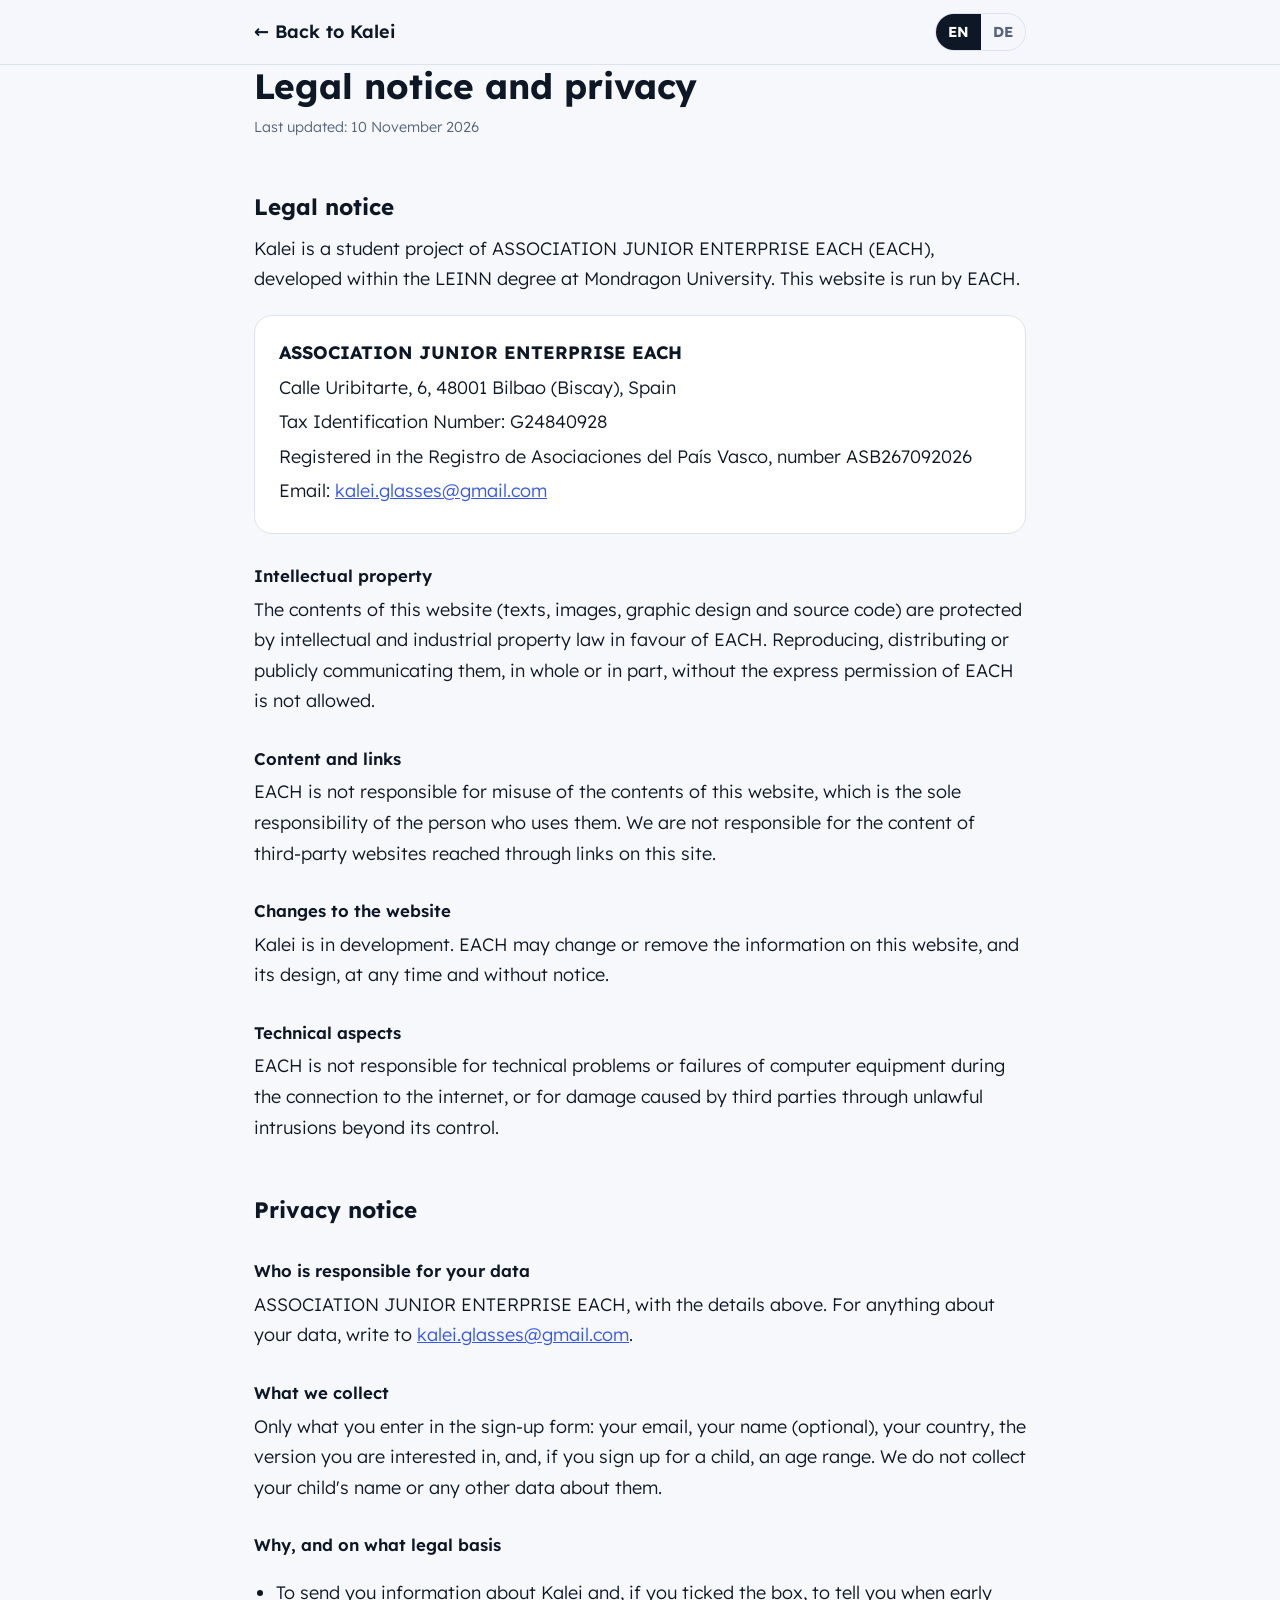
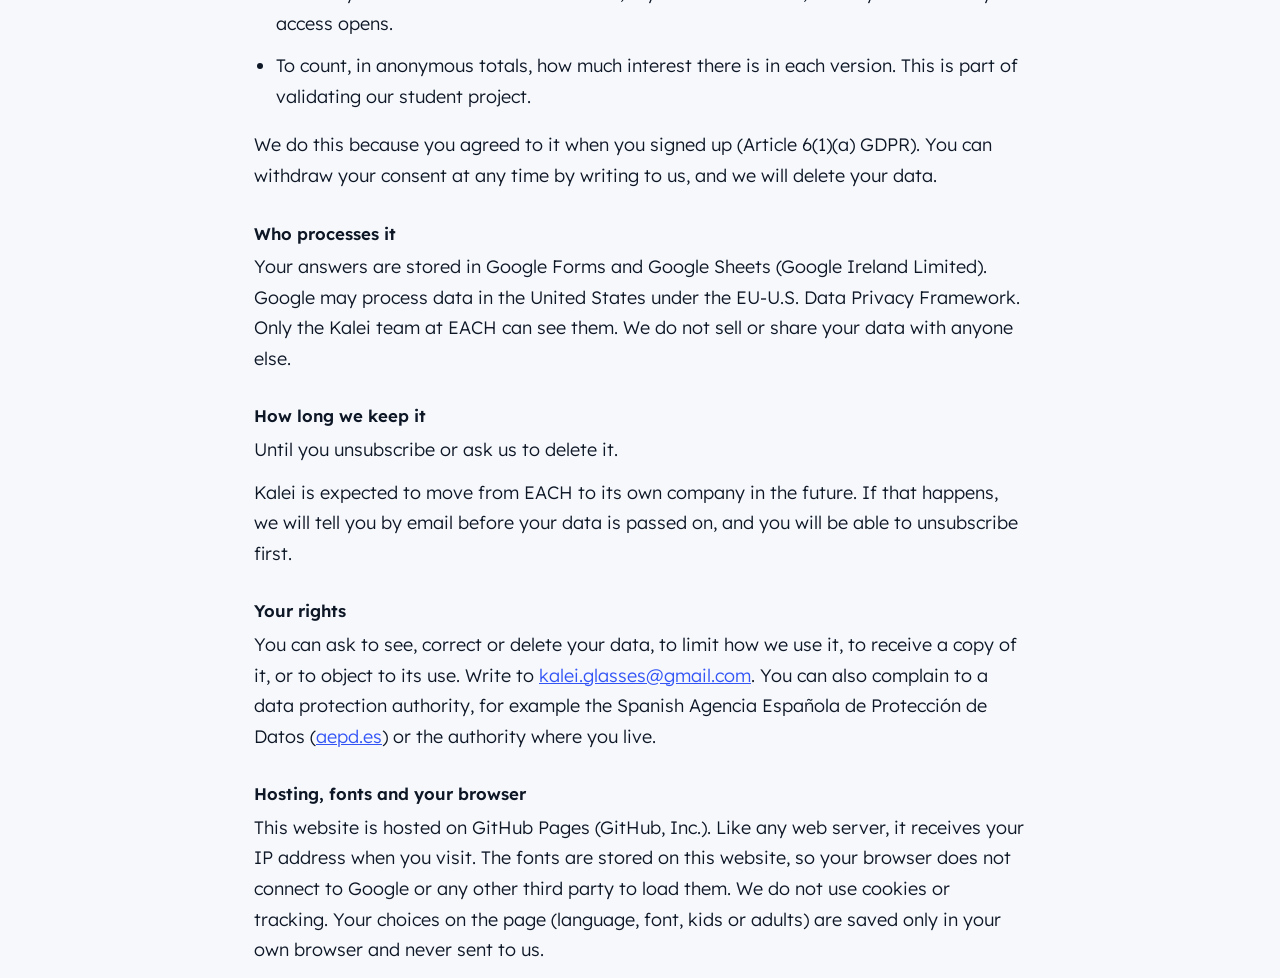
<file: legal.html>
<!doctype html>
<html lang="en">
<head>
<meta charset="utf-8">
<meta name="viewport" content="width=device-width, initial-scale=1">
<title>Kalei · Legal notice and privacy</title>
<link href="fonts/fonts.css" rel="stylesheet">
<style>
:root{--bg:#F6F8FC;--surface:#FFFFFF;--ink:#0E1726;--muted:#55627A;--line:#DDE3EE;--accent:#3355F5}
*{box-sizing:border-box}
body{margin:0;background:var(--bg);color:var(--ink);font:18px/1.7 "Lexend",system-ui,sans-serif;font-weight:300}
.wrap{max-width:820px;margin:0 auto;padding:0 24px}
header{border-bottom:1px solid var(--line);background:rgba(246,248,252,.9)}
.nav{display:flex;align-items:center;justify-content:space-between;height:64px;gap:16px}
.back{color:var(--ink);text-decoration:none;font-weight:600}
.lang{display:flex;border:1.5px solid var(--line);border-radius:999px;overflow:hidden}
.lang button{border:0;background:transparent;font:inherit;font-size:.9rem;font-weight:700;padding:6px 12px;cursor:pointer;color:var(--muted)}
.lang button[aria-pressed="true"]{background:var(--ink);color:#fff}
main{padding:48px 0 80px}
h1{font-size:2.2rem;line-height:1.2;margin:0 0 8px;font-weight:700}
h2{font-size:1.4rem;margin:48px 0 8px;font-weight:700}
h3{font-size:1.05rem;margin:28px 0 4px;font-weight:600}
p,li{margin:0 0 12px}
ul{padding-left:22px}
a{color:var(--accent)}
.card{background:var(--surface);border:1px solid var(--line);border-radius:18px;padding:22px 24px;margin:20px 0}
.card p{margin:0 0 4px}
.small{color:var(--muted);font-size:.9rem}
[data-l]{display:none}
html[lang="en"] [data-l="en"],html[lang="de"] [data-l="de"]{display:block}
@media (max-width:520px){.wrap{padding:0 16px}h1{font-size:1.8rem}body{font-size:17px}}
</style>
</head>
<body>
<header>
  <div class="wrap nav">
    <a class="back" href="index.html"><span data-l="en">← Back to Kalei</span><span data-l="de">← Zurück zu Kalei</span></a>
    <div class="lang" role="group" aria-label="Language">
      <button type="button" data-lang="en" aria-pressed="true">EN</button>
      <button type="button" data-lang="de" aria-pressed="false">DE</button>
    </div>
  </div>
</header>

<main class="wrap">

<!-- ===================== ENGLISH ===================== -->
<div data-l="en">
  <h1>Legal notice and privacy</h1>
  <p class="small">Last updated: 10 November 2026</p>

  <h2 id="legal">Legal notice</h2>
  <p>Kalei is a student project of ASSOCIATION JUNIOR ENTERPRISE EACH (EACH), developed within the LEINN degree at Mondragon University. This website is run by EACH.</p>
  <div class="card">
    <p><strong>ASSOCIATION JUNIOR ENTERPRISE EACH</strong></p>
    <p>Calle Uribitarte, 6, 48001 Bilbao (Biscay), Spain</p>
    <p>Tax Identification Number: G24840928</p>
    <p>Registered in the Registro de Asociaciones del País Vasco, number ASB267092026</p>
    <p>Email: <a href="mailto:kalei.glasses@gmail.com">kalei.glasses@gmail.com</a></p>
  </div>

  <h3>Intellectual property</h3>
  <p>The contents of this website (texts, images, graphic design and source code) are protected by intellectual and industrial property law in favour of EACH. Reproducing, distributing or publicly communicating them, in whole or in part, without the express permission of EACH is not allowed.</p>
  <h3>Content and links</h3>
  <p>EACH is not responsible for misuse of the contents of this website, which is the sole responsibility of the person who uses them. We are not responsible for the content of third-party websites reached through links on this site.</p>
  <h3>Changes to the website</h3>
  <p>Kalei is in development. EACH may change or remove the information on this website, and its design, at any time and without notice.</p>
  <h3>Technical aspects</h3>
  <p>EACH is not responsible for technical problems or failures of computer equipment during the connection to the internet, or for damage caused by third parties through unlawful intrusions beyond its control.</p>

  <h2 id="privacy">Privacy notice</h2>
  <h3>Who is responsible for your data</h3>
  <p>ASSOCIATION JUNIOR ENTERPRISE EACH, with the details above. For anything about your data, write to <a href="mailto:kalei.glasses@gmail.com">kalei.glasses@gmail.com</a>.</p>
  <h3>What we collect</h3>
  <p>Only what you enter in the sign-up form: your email, your name (optional), your country, the version you are interested in, and, if you sign up for a child, an age range. We do not collect your child's name or any other data about them.</p>
  <h3>Why, and on what legal basis</h3>
  <ul>
    <li>To send you information about Kalei and, if you ticked the box, to tell you when early access opens.</li>
    <li>To count, in anonymous totals, how much interest there is in each version. This is part of validating our student project.</li>
  </ul>
  <p>We do this because you agreed to it when you signed up (Article 6(1)(a) GDPR). You can withdraw your consent at any time by writing to us, and we will delete your data.</p>
  <h3>Who processes it</h3>
  <p>Your answers are stored in Google Forms and Google Sheets (Google Ireland Limited). Google may process data in the United States under the EU-U.S. Data Privacy Framework. Only the Kalei team at EACH can see them. We do not sell or share your data with anyone else.</p>
  <h3>How long we keep it</h3>
  <p>Until you unsubscribe or ask us to delete it.</p>
  <p>Kalei is expected to move from EACH to its own company in the future. If that happens, we will tell you by email before your data is passed on, and you will be able to unsubscribe first.</p>
  <h3>Your rights</h3>
  <p>You can ask to see, correct or delete your data, to limit how we use it, to receive a copy of it, or to object to its use. Write to <a href="mailto:kalei.glasses@gmail.com">kalei.glasses@gmail.com</a>. You can also complain to a data protection authority, for example the Spanish Agencia Española de Protección de Datos (<a href="https://www.aepd.es">aepd.es</a>) or the authority where you live.</p>
  <h3>Hosting, fonts and your browser</h3>
  <p>This website is hosted on GitHub Pages (GitHub, Inc.). Like any web server, it receives your IP address when you visit. The fonts are stored on this website, so your browser does not connect to Google or any other third party to load them. We do not use cookies or tracking. Your choices on the page (language, font, kids or adults) are saved only in your own browser and never sent to us.</p>
</div>

<!-- ===================== DEUTSCH ===================== -->
<div data-l="de">
  <h1>Impressum und Datenschutz</h1>
  <p class="small">Stand: 10. November 2026</p>

  <h2>Impressum</h2>
  <p>Kalei ist ein Studierendenprojekt der ASSOCIATION JUNIOR ENTERPRISE EACH (EACH), entstanden im Studiengang LEINN an der Mondragon University. Diese Website wird von EACH betrieben.</p>
  <div class="card">
    <p><strong>ASSOCIATION JUNIOR ENTERPRISE EACH</strong></p>
    <p>Calle Uribitarte, 6, 48001 Bilbao (Bizkaia), Spanien</p>
    <p>Steuernummer (NIF): G24840928</p>
    <p>Eingetragen im Vereinsregister des Baskenlandes (Registro de Asociaciones del País Vasco), Nummer ASB267092026</p>
    <p>E-Mail: <a href="mailto:kalei.glasses@gmail.com">kalei.glasses@gmail.com</a></p>
  </div>

  <h3>Urheberrecht</h3>
  <p>Die Inhalte dieser Website (Texte, Bilder, Gestaltung und Quellcode) sind urheberrechtlich und durch gewerbliche Schutzrechte zugunsten von EACH geschützt. Vervielfältigung, Verbreitung oder öffentliche Wiedergabe, ganz oder teilweise, ist ohne ausdrückliche Erlaubnis von EACH nicht gestattet.</p>
  <h3>Inhalte und Links</h3>
  <p>EACH haftet nicht für eine missbräuchliche Nutzung der Inhalte dieser Website; dafür ist allein die nutzende Person verantwortlich. Für die Inhalte fremder Websites, die über Links erreichbar sind, übernehmen wir keine Haftung.</p>
  <h3>Änderungen</h3>
  <p>Kalei befindet sich in Entwicklung. EACH kann die Informationen und die Gestaltung dieser Website jederzeit und ohne Ankündigung ändern oder entfernen.</p>
  <h3>Technisches</h3>
  <p>EACH haftet nicht für technische Probleme oder Ausfälle von Geräten bei der Verbindung mit dem Internet und nicht für Schäden, die Dritte durch rechtswidrige Eingriffe außerhalb ihrer Kontrolle verursachen.</p>

  <h2>Datenschutzerklärung</h2>
  <h3>Verantwortlich</h3>
  <p>ASSOCIATION JUNIOR ENTERPRISE EACH, Angaben siehe oben. Bei Fragen zu Ihren Daten schreiben Sie an <a href="mailto:kalei.glasses@gmail.com">kalei.glasses@gmail.com</a>.</p>
  <h3>Welche Daten wir erheben</h3>
  <p>Nur das, was Sie im Anmeldeformular eingeben: Ihre E-Mail, Ihren Namen (freiwillig), Ihr Land, die Version, die Sie interessiert, und, wenn Sie sich für ein Kind anmelden, eine Altersspanne. Den Namen Ihres Kindes oder andere Daten über Ihr Kind erheben wir nicht.</p>
  <h3>Zweck und Rechtsgrundlage</h3>
  <ul>
    <li>Um Ihnen Informationen über Kalei zu schicken und Ihnen, wenn Sie das Kästchen angekreuzt haben, Bescheid zu geben, sobald der frühe Zugang startet.</li>
    <li>Um in anonymen Summen zu zählen, wie groß das Interesse an jeder Version ist. Das ist Teil der Validierung unseres Studierendenprojekts.</li>
  </ul>
  <p>Rechtsgrundlage ist Ihre Einwilligung bei der Anmeldung (Art. 6 Abs. 1 lit. a DSGVO). Sie können sie jederzeit per E-Mail widerrufen; dann löschen wir Ihre Daten.</p>
  <h3>Wer die Daten verarbeitet</h3>
  <p>Ihre Angaben werden in Google Forms und Google Sheets gespeichert (Google Ireland Limited). Google kann Daten auf Grundlage des EU-U.S. Data Privacy Framework in den USA verarbeiten. Nur das Kalei-Team bei EACH hat Zugriff. Wir verkaufen Ihre Daten nicht und geben sie an niemanden sonst weiter.</p>
  <h3>Wie lange wir sie speichern</h3>
  <p>Bis Sie sich abmelden oder die Löschung verlangen.</p>
  <p>Kalei soll künftig von EACH in ein eigenes Unternehmen übergehen. In diesem Fall informieren wir Sie per E-Mail, bevor Ihre Daten weitergegeben werden, und Sie können sich vorher abmelden.</p>
  <h3>Ihre Rechte</h3>
  <p>Sie haben das Recht auf Auskunft, Berichtigung, Löschung, Einschränkung der Verarbeitung, Datenübertragbarkeit und Widerspruch. Schreiben Sie an <a href="mailto:kalei.glasses@gmail.com">kalei.glasses@gmail.com</a>. Sie können sich außerdem bei einer Datenschutzaufsichtsbehörde beschweren, zum Beispiel bei der spanischen Agencia Española de Protección de Datos (<a href="https://www.aepd.es">aepd.es</a>) oder bei der Behörde Ihres Wohnorts.</p>
  <h3>Hosting, Schriften und Ihr Browser</h3>
  <p>Diese Website wird bei GitHub Pages (GitHub, Inc.) gehostet. Wie jeder Webserver erhält er beim Besuch Ihre IP-Adresse. Die Schriften liegen auf dieser Website selbst, Ihr Browser verbindet sich zum Laden also nicht mit Google oder anderen Dritten. Wir verwenden keine Cookies und kein Tracking. Ihre Auswahl auf der Seite (Sprache, Schrift, Kinder oder Erwachsene) wird nur in Ihrem eigenen Browser gespeichert und nie an uns gesendet.</p>
</div>

</main>

<script>
function setLang(l){
  l = (l==="de") ? "de" : "en";
  document.documentElement.lang = l;
  document.querySelectorAll(".lang button").forEach(b=>b.setAttribute("aria-pressed", b.dataset.lang===l));
  try{ localStorage.setItem("lang", l); }catch(e){}
}
document.querySelectorAll(".lang button").forEach(b=>b.addEventListener("click",()=>setLang(b.dataset.lang)));
let saved=null; try{ saved=localStorage.getItem("lang"); }catch(e){}
setLang(new URLSearchParams(location.search).get("lang") || saved || ((navigator.language||"").toLowerCase().startsWith("de")?"de":"en"));
</script>
</body>
</html>
</file>
<file: fonts/fonts.css>
/* Fonts served from this site (no Google Fonts requests). Lexend and Caveat: SIL Open Font License. */
@font-face {
  font-family: 'Caveat';
  font-style: normal;
  font-weight: 500;
  font-display: swap;
  src: url(caveat-latin-ext-0.woff2) format('woff2');
  unicode-range: U+0100-02BA, U+02BD-02C5, U+02C7-02CC, U+02CE-02D7, U+02DD-02FF, U+0304, U+0308, U+0329, U+1D00-1DBF, U+1E00-1E9F, U+1EF2-1EFF, U+2020, U+20A0-20AB, U+20AD-20C4, U+2113, U+2C60-2C7F, U+A720-A7FF;
}
@font-face {
  font-family: 'Caveat';
  font-style: normal;
  font-weight: 500;
  font-display: swap;
  src: url(caveat-latin-1.woff2) format('woff2');
  unicode-range: U+0000-00FF, U+0131, U+0152-0153, U+02BB-02BC, U+02C6, U+02DA, U+02DC, U+0304, U+0308, U+0329, U+2000-206F, U+20AC, U+2122, U+2191, U+2193, U+2212, U+2215, U+FEFF, U+FFFD;
}
@font-face {
  font-family: 'Caveat';
  font-style: normal;
  font-weight: 600;
  font-display: swap;
  src: url(caveat-latin-ext-0.woff2) format('woff2');
  unicode-range: U+0100-02BA, U+02BD-02C5, U+02C7-02CC, U+02CE-02D7, U+02DD-02FF, U+0304, U+0308, U+0329, U+1D00-1DBF, U+1E00-1E9F, U+1EF2-1EFF, U+2020, U+20A0-20AB, U+20AD-20C4, U+2113, U+2C60-2C7F, U+A720-A7FF;
}
@font-face {
  font-family: 'Caveat';
  font-style: normal;
  font-weight: 600;
  font-display: swap;
  src: url(caveat-latin-1.woff2) format('woff2');
  unicode-range: U+0000-00FF, U+0131, U+0152-0153, U+02BB-02BC, U+02C6, U+02DA, U+02DC, U+0304, U+0308, U+0329, U+2000-206F, U+20AC, U+2122, U+2191, U+2193, U+2212, U+2215, U+FEFF, U+FFFD;
}
@font-face {
  font-family: 'Lexend';
  font-style: normal;
  font-weight: 300;
  font-display: swap;
  src: url(lexend-latin-ext-2.woff2) format('woff2');
  unicode-range: U+0100-02BA, U+02BD-02C5, U+02C7-02CC, U+02CE-02D7, U+02DD-02FF, U+0304, U+0308, U+0329, U+1D00-1DBF, U+1E00-1E9F, U+1EF2-1EFF, U+2020, U+20A0-20AB, U+20AD-20C4, U+2113, U+2C60-2C7F, U+A720-A7FF;
}
@font-face {
  font-family: 'Lexend';
  font-style: normal;
  font-weight: 300;
  font-display: swap;
  src: url(lexend-latin-3.woff2) format('woff2');
  unicode-range: U+0000-00FF, U+0131, U+0152-0153, U+02BB-02BC, U+02C6, U+02DA, U+02DC, U+0304, U+0308, U+0329, U+2000-206F, U+20AC, U+2122, U+2191, U+2193, U+2212, U+2215, U+FEFF, U+FFFD;
}
@font-face {
  font-family: 'Lexend';
  font-style: normal;
  font-weight: 400;
  font-display: swap;
  src: url(lexend-latin-ext-2.woff2) format('woff2');
  unicode-range: U+0100-02BA, U+02BD-02C5, U+02C7-02CC, U+02CE-02D7, U+02DD-02FF, U+0304, U+0308, U+0329, U+1D00-1DBF, U+1E00-1E9F, U+1EF2-1EFF, U+2020, U+20A0-20AB, U+20AD-20C4, U+2113, U+2C60-2C7F, U+A720-A7FF;
}
@font-face {
  font-family: 'Lexend';
  font-style: normal;
  font-weight: 400;
  font-display: swap;
  src: url(lexend-latin-3.woff2) format('woff2');
  unicode-range: U+0000-00FF, U+0131, U+0152-0153, U+02BB-02BC, U+02C6, U+02DA, U+02DC, U+0304, U+0308, U+0329, U+2000-206F, U+20AC, U+2122, U+2191, U+2193, U+2212, U+2215, U+FEFF, U+FFFD;
}
@font-face {
  font-family: 'Lexend';
  font-style: normal;
  font-weight: 600;
  font-display: swap;
  src: url(lexend-latin-ext-2.woff2) format('woff2');
  unicode-range: U+0100-02BA, U+02BD-02C5, U+02C7-02CC, U+02CE-02D7, U+02DD-02FF, U+0304, U+0308, U+0329, U+1D00-1DBF, U+1E00-1E9F, U+1EF2-1EFF, U+2020, U+20A0-20AB, U+20AD-20C4, U+2113, U+2C60-2C7F, U+A720-A7FF;
}
@font-face {
  font-family: 'Lexend';
  font-style: normal;
  font-weight: 600;
  font-display: swap;
  src: url(lexend-latin-3.woff2) format('woff2');
  unicode-range: U+0000-00FF, U+0131, U+0152-0153, U+02BB-02BC, U+02C6, U+02DA, U+02DC, U+0304, U+0308, U+0329, U+2000-206F, U+20AC, U+2122, U+2191, U+2193, U+2212, U+2215, U+FEFF, U+FFFD;
}
@font-face {
  font-family: 'Lexend';
  font-style: normal;
  font-weight: 700;
  font-display: swap;
  src: url(lexend-latin-ext-2.woff2) format('woff2');
  unicode-range: U+0100-02BA, U+02BD-02C5, U+02C7-02CC, U+02CE-02D7, U+02DD-02FF, U+0304, U+0308, U+0329, U+1D00-1DBF, U+1E00-1E9F, U+1EF2-1EFF, U+2020, U+20A0-20AB, U+20AD-20C4, U+2113, U+2C60-2C7F, U+A720-A7FF;
}
@font-face {
  font-family: 'Lexend';
  font-style: normal;
  font-weight: 700;
  font-display: swap;
  src: url(lexend-latin-3.woff2) format('woff2');
  unicode-range: U+0000-00FF, U+0131, U+0152-0153, U+02BB-02BC, U+02C6, U+02DA, U+02DC, U+0304, U+0308, U+0329, U+2000-206F, U+20AC, U+2122, U+2191, U+2193, U+2212, U+2215, U+FEFF, U+FFFD;
}
</file>
